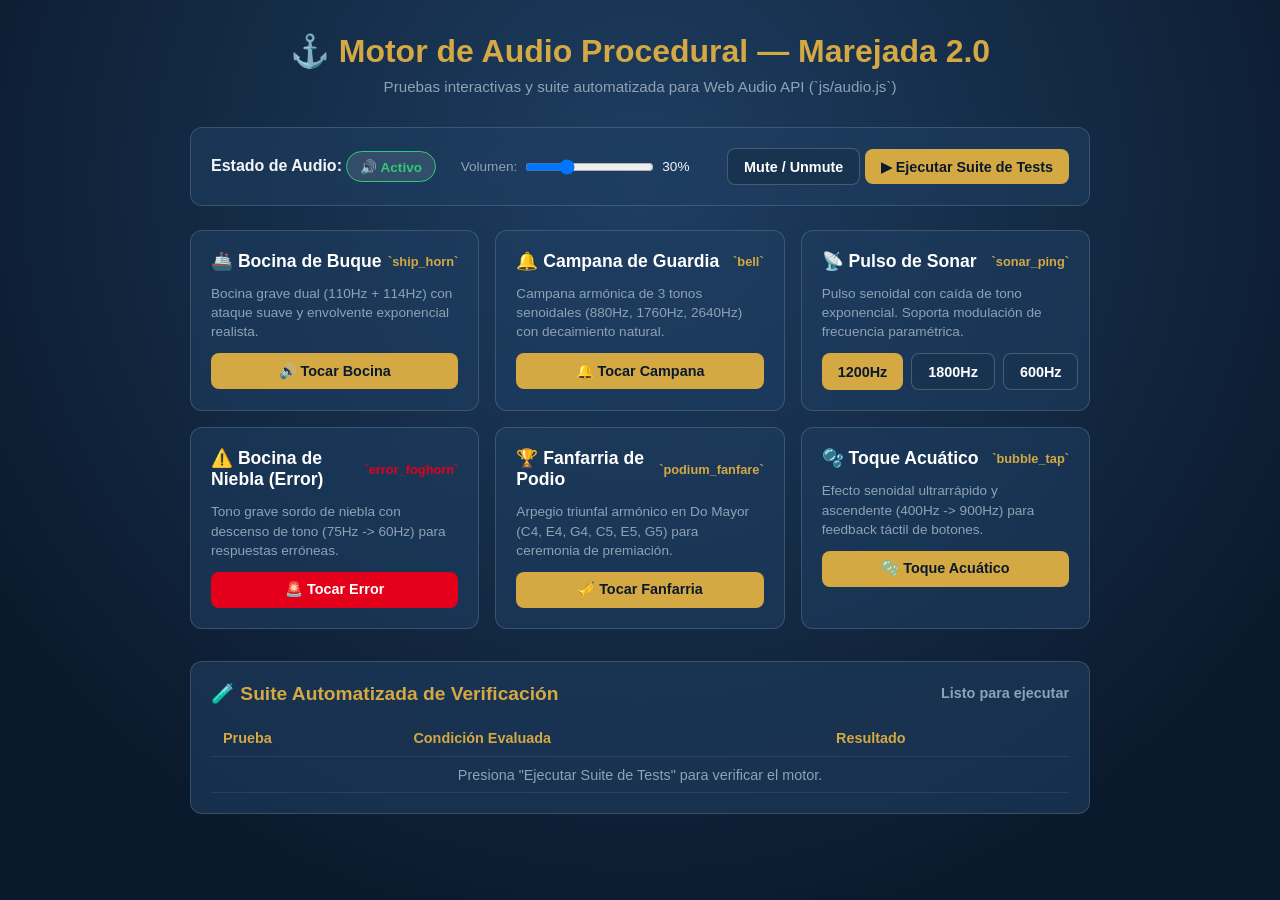
<file: tests/audio-test.html>
<!DOCTYPE html>
<html lang="es">
<head>
  <meta charset="UTF-8">
  <meta name="viewport" content="width=device-width, initial-scale=1.0">
  <title>Marejada 2.0 — Web Audio API Sound Engine Test</title>
  <style>
    :root {
      --bg: #0B192C;
      --card-bg: rgba(30, 62, 98, 0.6);
      --card-border: rgba(255, 255, 255, 0.15);
      --accent: #D4A843;
      --accent-red: #E4001A;
      --text: #F4F6F8;
      --text-muted: #8FA2B6;
      --success: #2ECC71;
      --fail: #E74C3C;
    }
    * { box-sizing: border-box; margin: 0; padding: 0; font-family: -apple-system, BlinkMacSystemFont, "Segoe UI", Roboto, sans-serif; }
    body {
      background: radial-gradient(circle at 50% 20%, #1E3E62 0%, #0B192C 80%);
      color: var(--text);
      min-height: 100vh;
      padding: 2rem 1rem;
      display: flex;
      flex-direction: column;
      align-items: center;
    }
    .container {
      max-width: 900px;
      width: 100%;
    }
    header {
      text-align: center;
      margin-bottom: 2rem;
    }
    h1 {
      font-size: 2rem;
      color: var(--accent);
      margin-bottom: 0.5rem;
      display: flex;
      align-items: center;
      justify-content: center;
      gap: 0.5rem;
    }
    p.subtitle {
      color: var(--text-muted);
      font-size: 0.95rem;
    }
    .control-panel {
      background: var(--card-bg);
      border: 1px solid var(--card-border);
      border-radius: 12px;
      padding: 1.25rem;
      margin-bottom: 1.5rem;
      backdrop-filter: blur(10px);
      display: flex;
      flex-wrap: wrap;
      gap: 1rem;
      align-items: center;
      justify-content: space-between;
    }
    .status-badge {
      display: inline-flex;
      align-items: center;
      gap: 0.4rem;
      padding: 0.4rem 0.8rem;
      border-radius: 999px;
      font-size: 0.85rem;
      font-weight: bold;
      background: rgba(255, 255, 255, 0.1);
    }
    .status-badge.active { color: var(--success); border: 1px solid var(--success); }
    .status-badge.muted { color: var(--fail); border: 1px solid var(--fail); }
    .grid {
      display: grid;
      grid-template-columns: repeat(auto-fit, minmax(250px, 1fr));
      gap: 1rem;
      margin-bottom: 2rem;
    }
    .sound-card {
      background: var(--card-bg);
      border: 1px solid var(--card-border);
      border-radius: 12px;
      padding: 1.25rem;
      backdrop-filter: blur(10px);
      display: flex;
      flex-direction: column;
      gap: 0.75rem;
      transition: transform 0.15s ease, border-color 0.15s ease;
    }
    .sound-card:hover {
      transform: translateY(-2px);
      border-color: var(--accent);
    }
    .sound-title {
      font-size: 1.1rem;
      font-weight: bold;
      color: #FFF;
      display: flex;
      align-items: center;
      justify-content: space-between;
    }
    .sound-desc {
      font-size: 0.85rem;
      color: var(--text-muted);
      line-height: 1.4;
    }
    button.btn {
      background: #183350;
      color: #FFF;
      border: 1px solid rgba(255, 255, 255, 0.2);
      border-radius: 8px;
      padding: 0.6rem 1rem;
      font-size: 0.9rem;
      font-weight: bold;
      cursor: pointer;
      display: inline-flex;
      align-items: center;
      justify-content: center;
      gap: 0.4rem;
      transition: background 0.15s ease, transform 0.05s ease;
    }
    button.btn:hover { background: #23486F; border-color: var(--accent); }
    button.btn:active { transform: scale(0.97); }
    button.btn-accent { background: var(--accent); color: #0B192C; border: none; }
    button.btn-accent:hover { background: #E5B954; }
    button.btn-red { background: var(--accent-red); color: #FFF; border: none; }
    button.btn-red:hover { background: #FF1A35; }
    
    .test-results {
      background: var(--card-bg);
      border: 1px solid var(--card-border);
      border-radius: 12px;
      padding: 1.25rem;
      margin-top: 1.5rem;
      width: 100%;
    }
    .test-table {
      width: 100%;
      border-collapse: collapse;
      margin-top: 1rem;
      font-size: 0.9rem;
    }
    .test-table th, .test-table td {
      padding: 0.6rem 0.75rem;
      text-align: left;
      border-bottom: 1px solid rgba(255, 255, 255, 0.08);
    }
    .test-table th { color: var(--accent); font-weight: bold; }
    .badge-pass { color: var(--success); font-weight: bold; }
    .badge-fail { color: var(--fail); font-weight: bold; }
  </style>
</head>
<body>
  <div class="container">
    <header>
      <h1>⚓ Motor de Audio Procedural — Marejada 2.0</h1>
      <p class="subtitle">Pruebas interactivas y suite automatizada para Web Audio API (`js/audio.js`)</p>
    </header>

    <div class="control-panel">
      <div>
        <strong>Estado de Audio: </strong>
        <span id="muteStatus" class="status-badge active">🔊 Activo</span>
      </div>
      <div style="display: flex; gap: 0.5rem; align-items: center;">
        <label for="volRange" style="font-size: 0.85rem; color: var(--text-muted);">Volumen:</label>
        <input type="range" id="volRange" min="0" max="1" step="0.05" value="0.3" oninput="updateVolume(this.value)">
        <span id="volVal" style="font-size: 0.85rem; min-width: 2.5rem;">30%</span>
      </div>
      <div>
        <button id="btnToggleMute" class="btn" onclick="toggleMute()">Mute / Unmute</button>
        <button class="btn btn-accent" onclick="runAutomatedTests()">▶ Ejecutar Suite de Tests</button>
      </div>
    </div>

    <div class="grid">
      <!-- 1. Ship Horn -->
      <div class="sound-card">
        <div class="sound-title">
          <span>🚢 Bocina de Buque</span>
          <span style="font-size: 0.8rem; color: var(--accent);">`ship_horn`</span>
        </div>
        <p class="sound-desc">Bocina grave dual (110Hz + 114Hz) con ataque suave y envolvente exponencial realista.</p>
        <button class="btn btn-accent" onclick="AudioFX.play('ship_horn')">🔊 Tocar Bocina</button>
      </div>

      <!-- 2. Bell -->
      <div class="sound-card">
        <div class="sound-title">
          <span>🔔 Campana de Guardia</span>
          <span style="font-size: 0.8rem; color: var(--accent);">`bell`</span>
        </div>
        <p class="sound-desc">Campana armónica de 3 tonos senoidales (880Hz, 1760Hz, 2640Hz) con decaimiento natural.</p>
        <button class="btn btn-accent" onclick="AudioFX.play('bell')">🔔 Tocar Campana</button>
      </div>

      <!-- 3. Sonar Ping -->
      <div class="sound-card">
        <div class="sound-title">
          <span>📡 Pulso de Sonar</span>
          <span style="font-size: 0.8rem; color: var(--accent);">`sonar_ping`</span>
        </div>
        <p class="sound-desc">Pulso senoidal con caída de tono exponencial. Soporta modulación de frecuencia paramétrica.</p>
        <div style="display: flex; gap: 0.5rem;">
          <button class="btn btn-accent" style="flex: 1;" onclick="AudioFX.play('sonar_ping')">1200Hz</button>
          <button class="btn" style="flex: 1;" onclick="AudioFX.play('sonar_ping', 1800)">1800Hz</button>
          <button class="btn" style="flex: 1;" onclick="AudioFX.play('sonar_ping', 600)">600Hz</button>
        </div>
      </div>

      <!-- 4. Error Foghorn -->
      <div class="sound-card">
        <div class="sound-title">
          <span>⚠️ Bocina de Niebla (Error)</span>
          <span style="font-size: 0.8rem; color: var(--accent-red);">`error_foghorn`</span>
        </div>
        <p class="sound-desc">Tono grave sordo de niebla con descenso de tono (75Hz -> 60Hz) para respuestas erróneas.</p>
        <button class="btn btn-red" onclick="AudioFX.play('error_foghorn')">🚨 Tocar Error</button>
      </div>

      <!-- 5. Podium Fanfare -->
      <div class="sound-card">
        <div class="sound-title">
          <span>🏆 Fanfarria de Podio</span>
          <span style="font-size: 0.8rem; color: var(--accent);">`podium_fanfare`</span>
        </div>
        <p class="sound-desc">Arpegio triunfal armónico en Do Mayor (C4, E4, G4, C5, E5, G5) para ceremonia de premiación.</p>
        <button class="btn btn-accent" onclick="AudioFX.play('podium_fanfare')">🎺 Tocar Fanfarria</button>
      </div>

      <!-- 6. Bubble Tap -->
      <div class="sound-card">
        <div class="sound-title">
          <span>🫧 Toque Acuático</span>
          <span style="font-size: 0.8rem; color: var(--accent);">`bubble_tap`</span>
        </div>
        <p class="sound-desc">Efecto senoidal ultrarrápido y ascendente (400Hz -> 900Hz) para feedback táctil de botones.</p>
        <button class="btn btn-accent" onclick="AudioFX.play('bubble_tap')">🫧 Toque Acuático</button>
      </div>
    </div>

    <!-- Automated Test Results Section -->
    <div class="test-results">
      <div style="display: flex; justify-content: space-between; align-items: center;">
        <h2 style="font-size: 1.2rem; color: var(--accent);">🧪 Suite Automatizada de Verificación</h2>
        <span id="testSummaryBadge" style="font-size: 0.9rem; font-weight: bold; color: var(--text-muted);">Listo para ejecutar</span>
      </div>
      <table class="test-table">
        <thead>
          <tr>
            <th>Prueba</th>
            <th>Condición Evaluada</th>
            <th>Resultado</th>
          </tr>
        </thead>
        <tbody id="testTableBody">
          <tr><td colspan="3" style="text-align: center; color: var(--text-muted);">Presiona "Ejecutar Suite de Tests" para verificar el motor.</td></tr>
        </tbody>
      </table>
    </div>
  </div>

  <script src="../js/audio.js"></script>
  <script>
    function updateMuteBadge() {
      const isMuted = window.AudioFX ? window.AudioFX.isMuted() : false;
      const el = document.getElementById('muteStatus');
      if (isMuted) {
        el.className = 'status-badge muted';
        el.textContent = '🔇 Silenciado';
      } else {
        el.className = 'status-badge active';
        el.textContent = '🔊 Activo';
      }
    }

    function toggleMute() {
      if (window.AudioFX) {
        window.AudioFX.toggleMute();
        updateMuteBadge();
      }
    }

    function updateVolume(val) {
      const num = parseFloat(val);
      if (window.AudioFX) {
        window.AudioFX.setVolume(num);
      }
      document.getElementById('volVal').textContent = Math.round(num * 100) + '%';
    }

    document.addEventListener('DOMContentLoaded', () => {
      updateMuteBadge();
    });

    // Suite Automatizada
    function runAutomatedTests() {
      const results = [];

      function assert(name, condition, details) {
        results.push({ name, condition: !!condition, details });
      }

      // Test 1: AudioFX exists
      assert('AudioFX Global API', typeof window.AudioFX === 'object' && window.AudioFX !== null, 'window.AudioFX está definido');

      // Test 2: Required methods exist
      const methods = ['init', 'play', 'toggleMute', 'isMuted', 'setVolume'];
      const methodsOk = methods.every(m => typeof window.AudioFX[m] === 'function');
      assert('API Methods', methodsOk, 'Todos los métodos requeridos están implementados: ' + methods.join(', '));

      // Test 3: AudioContext initialization
      try {
        window.AudioFX.init();
        assert('AudioContext Init', true, 'init() se ejecuta sin errores');
      } catch (e) {
        assert('AudioContext Init', false, e.message);
      }

      // Test 4: Mute toggle & persistence
      const originalMute = window.AudioFX.isMuted();
      const toggled1 = window.AudioFX.toggleMute();
      const storedVal1 = localStorage.getItem('marejada_sound_muted');
      const toggled2 = window.AudioFX.toggleMute();
      const storedVal2 = localStorage.getItem('marejada_sound_muted');
      assert('Mute Toggle & Storage', toggled1 !== originalMute && toggled2 === originalMute && storedVal2 === (originalMute ? 'true' : 'false'), 'toggleMute() alterna el estado y sincroniza localStorage');

      // Test 5: Volume clamping
      try {
        window.AudioFX.setVolume(1.5);
        window.AudioFX.setVolume(-0.5);
        window.AudioFX.setVolume(0.5);
        assert('Volume Clamping', true, 'setVolume() procesa y ajusta rangos sin error');
      } catch (e) {
        assert('Volume Clamping', false, e.message);
      }

      // Test 6: Synthesizer execution without exceptions
      const soundNames = ['ship_horn', 'bell', 'sonar_ping', 'error_foghorn', 'podium_fanfare', 'bubble_tap'];
      let soundsOk = true;
      let soundErrors = [];
      soundNames.forEach(s => {
        try {
          window.AudioFX.play(s);
        } catch (e) {
          soundsOk = false;
          soundErrors.push(`${s}: ${e.message}`);
        }
      });
      assert('Sound Generators', soundsOk, soundsOk ? 'Todos los 6 sintetizadores se ejecutaron sin lanzar excepciones' : soundErrors.join('; '));

      // Render Results Table
      const tbody = document.getElementById('testTableBody');
      tbody.innerHTML = '';
      let allPass = true;
      results.forEach(r => {
        if (!r.condition) allPass = false;
        const row = document.createElement('tr');
        row.innerHTML = `
          <td><strong>${r.name}</strong></td>
          <td>${r.details}</td>
          <td><span class="${r.condition ? 'badge-pass' : 'badge-fail'}">${r.condition ? '✔ PASS' : '✘ FAIL'}</span></td>
        `;
        tbody.appendChild(row);
      });

      const summaryBadge = document.getElementById('testSummaryBadge');
      if (allPass) {
        summaryBadge.innerHTML = '<span style="color: var(--success);">✔ ' + results.length + '/' + results.length + ' Tests Pasaron con Éxito</span>';
      } else {
        summaryBadge.innerHTML = '<span style="color: var(--fail);">✘ Fallos detectados</span>';
      }
    }
  </script>
</body>
</html>
</file>
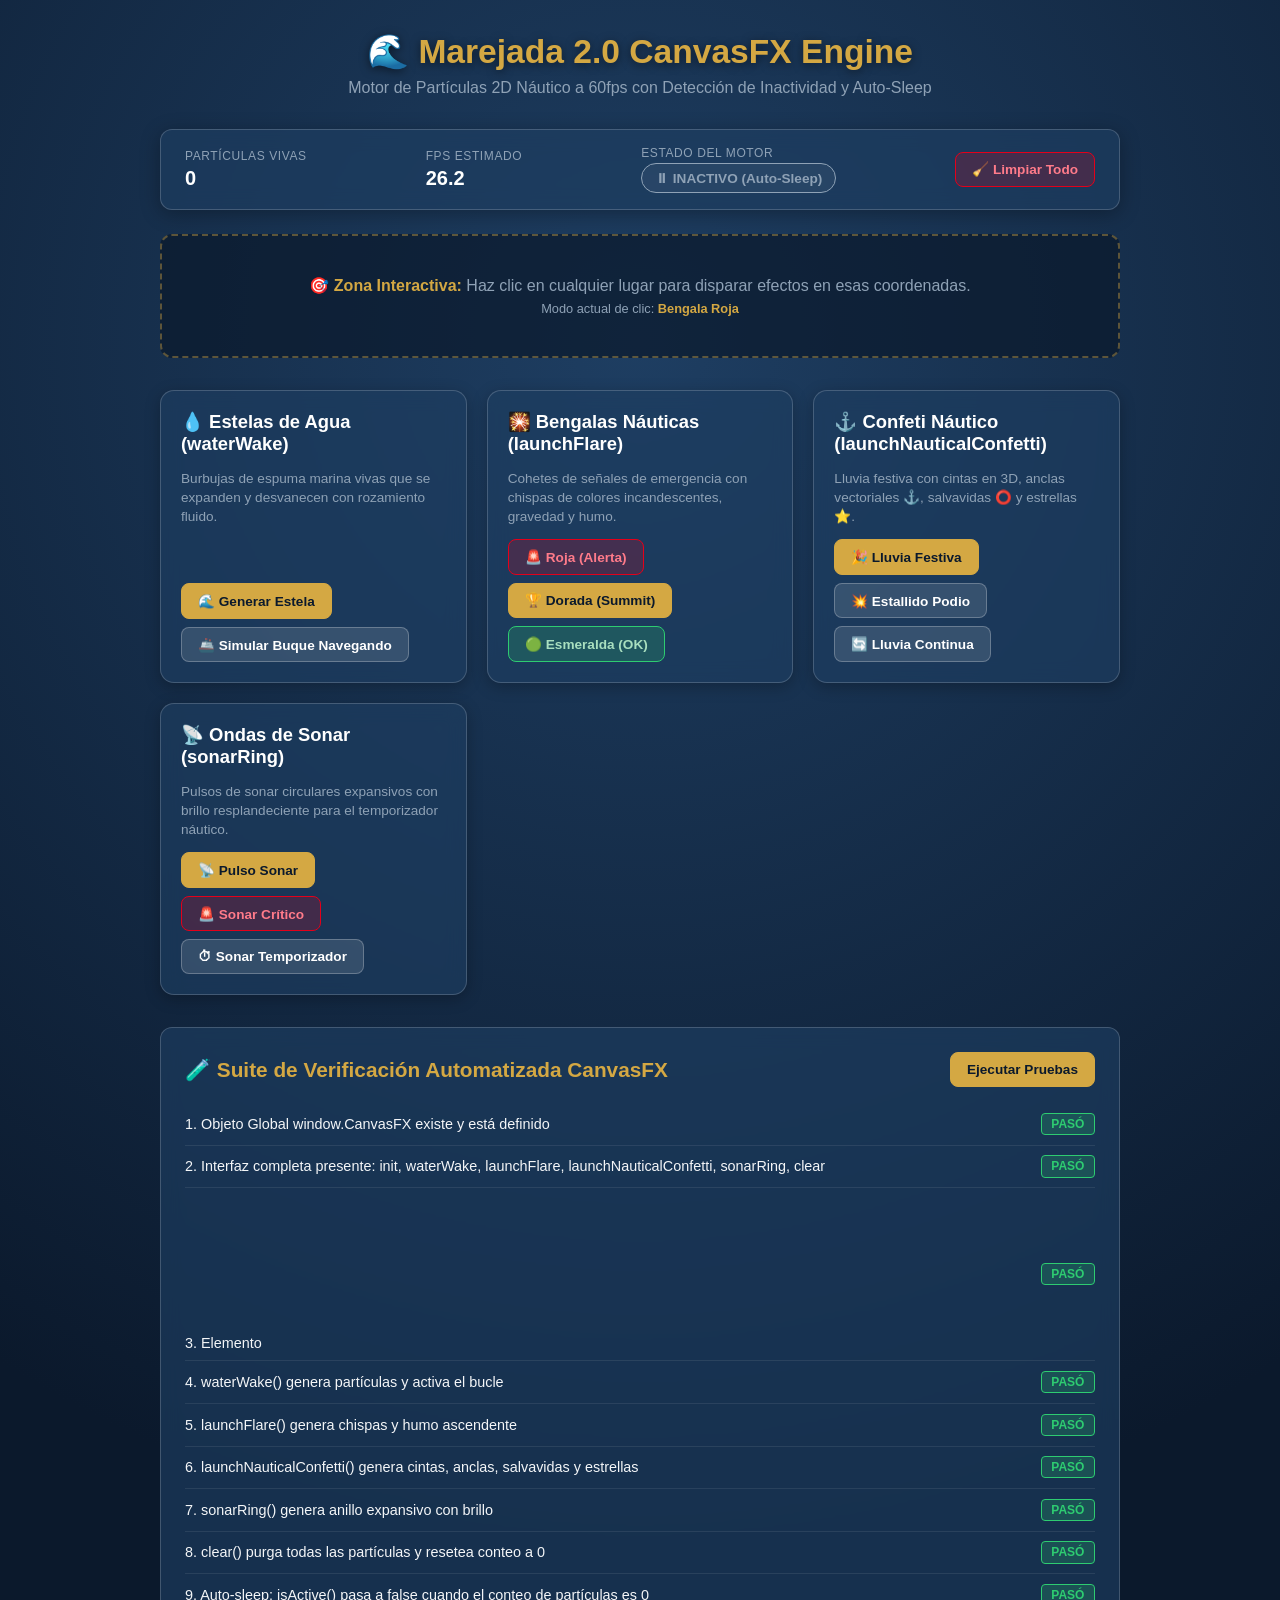
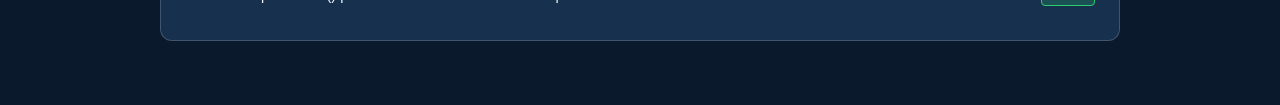
<file: tests/canvas-fx-test.html>
<!DOCTYPE html>
<html lang="es">
<head>
  <meta charset="UTF-8">
  <meta name="viewport" content="width=device-width, initial-scale=1.0">
  <title>Marejada 2.0 — CanvasFX Particle & Visual Effects Engine Test</title>
  <style>
    :root {
      --bg: #0B192C;
      --card-bg: rgba(30, 62, 98, 0.65);
      --card-border: rgba(255, 255, 255, 0.18);
      --accent: #D4A843;
      --accent-red: #E4001A;
      --accent-blue: #3498DB;
      --accent-green: #2ECC71;
      --text: #F4F6F8;
      --text-muted: #8FA2B6;
      --success: #2ECC71;
      --fail: #E74C3C;
    }
    * { box-sizing: border-box; margin: 0; padding: 0; font-family: -apple-system, BlinkMacSystemFont, "Segoe UI", Roboto, sans-serif; }
    body {
      background: radial-gradient(circle at 50% 20%, #1E3E62 0%, #0B192C 80%);
      color: var(--text);
      min-height: 100vh;
      padding: 2rem 1rem;
      display: flex;
      flex-direction: column;
      align-items: center;
      overflow-x: hidden;
    }
    .container {
      max-width: 960px;
      width: 100%;
      z-index: 10;
    }
    header {
      text-align: center;
      margin-bottom: 2rem;
    }
    h1 {
      font-size: 2.1rem;
      color: var(--accent);
      margin-bottom: 0.5rem;
      display: flex;
      align-items: center;
      justify-content: center;
      gap: 0.6rem;
      text-shadow: 0 2px 10px rgba(0,0,0,0.5);
    }
    p.subtitle {
      color: var(--text-muted);
      font-size: 1rem;
    }
    .stats-bar {
      background: var(--card-bg);
      border: 1px solid var(--card-border);
      border-radius: 12px;
      padding: 1rem 1.5rem;
      margin-bottom: 1.5rem;
      backdrop-filter: blur(10px);
      display: flex;
      flex-wrap: wrap;
      gap: 1.5rem;
      align-items: center;
      justify-content: space-between;
      box-shadow: 0 4px 20px rgba(0,0,0,0.3);
    }
    .stat-item {
      display: flex;
      flex-direction: column;
      gap: 0.2rem;
    }
    .stat-label {
      font-size: 0.75rem;
      text-transform: uppercase;
      letter-spacing: 0.05em;
      color: var(--text-muted);
    }
    .stat-value {
      font-size: 1.25rem;
      font-weight: bold;
      color: #FFF;
    }
    .status-badge {
      display: inline-flex;
      align-items: center;
      gap: 0.4rem;
      padding: 0.4rem 0.8rem;
      border-radius: 999px;
      font-size: 0.85rem;
      font-weight: bold;
    }
    .status-badge.active { color: var(--success); border: 1px solid var(--success); background: rgba(46, 204, 113, 0.15); }
    .status-badge.sleeping { color: var(--text-muted); border: 1px solid var(--text-muted); background: rgba(255, 255, 255, 0.05); }

    .grid {
      display: grid;
      grid-template-columns: repeat(auto-fit, minmax(280px, 1fr));
      gap: 1.25rem;
      margin-bottom: 2rem;
    }
    .fx-card {
      background: var(--card-bg);
      border: 1px solid var(--card-border);
      border-radius: 14px;
      padding: 1.25rem;
      backdrop-filter: blur(10px);
      display: flex;
      flex-direction: column;
      gap: 0.85rem;
      box-shadow: 0 4px 15px rgba(0,0,0,0.25);
      transition: transform 0.2s ease, border-color 0.2s ease;
    }
    .fx-card:hover {
      transform: translateY(-2px);
      border-color: var(--accent);
    }
    .fx-title {
      font-size: 1.15rem;
      font-weight: bold;
      color: #FFF;
      display: flex;
      align-items: center;
      gap: 0.5rem;
    }
    .fx-desc {
      font-size: 0.85rem;
      color: var(--text-muted);
      line-height: 1.4;
      flex-grow: 1;
    }
    .btn-group {
      display: flex;
      flex-wrap: wrap;
      gap: 0.5rem;
    }
    button {
      background: rgba(255, 255, 255, 0.12);
      border: 1px solid rgba(255, 255, 255, 0.25);
      color: #FFF;
      padding: 0.55rem 1rem;
      border-radius: 8px;
      font-weight: 600;
      font-size: 0.85rem;
      cursor: pointer;
      display: inline-flex;
      align-items: center;
      gap: 0.4rem;
      transition: all 0.15s ease;
    }
    button:hover {
      background: rgba(255, 255, 255, 0.22);
      border-color: var(--accent);
      transform: translateY(-1px);
    }
    button:active {
      transform: translateY(0);
    }
    button.primary {
      background: var(--accent);
      color: #0B192C;
      border-color: var(--accent);
    }
    button.primary:hover {
      background: #E5B955;
    }
    button.danger {
      background: rgba(228, 0, 26, 0.2);
      border-color: var(--accent-red);
      color: #FF7B8A;
    }
    button.danger:hover {
      background: var(--accent-red);
      color: #FFF;
    }
    button.emerald {
      background: rgba(46, 204, 113, 0.2);
      border-color: var(--accent-green);
      color: #A9DFBF;
    }
    button.emerald:hover {
      background: var(--accent-green);
      color: #0B192C;
    }

    .interactive-zone {
      background: rgba(11, 25, 44, 0.7);
      border: 2px dashed rgba(212, 168, 67, 0.4);
      border-radius: 12px;
      padding: 2.5rem 1rem;
      text-align: center;
      margin-bottom: 2rem;
      cursor: crosshair;
      position: relative;
      user-select: none;
      transition: border-color 0.2s;
    }
    .interactive-zone:hover {
      border-color: var(--accent);
    }
    .interactive-zone p {
      font-size: 1rem;
      color: var(--text-muted);
    }
    .interactive-zone strong {
      color: var(--accent);
    }

    .test-suite {
      background: var(--card-bg);
      border: 1px solid var(--card-border);
      border-radius: 12px;
      padding: 1.5rem;
      backdrop-filter: blur(10px);
      margin-bottom: 2rem;
    }
    .test-suite h2 {
      font-size: 1.3rem;
      color: var(--accent);
      margin-bottom: 1rem;
      display: flex;
      justify-content: space-between;
      align-items: center;
    }
    .test-item {
      display: flex;
      justify-content: space-between;
      align-items: center;
      padding: 0.6rem 0;
      border-bottom: 1px solid rgba(255, 255, 255, 0.08);
      font-size: 0.9rem;
    }
    .test-item:last-child {
      border-bottom: none;
    }
    .badge {
      padding: 0.2rem 0.6rem;
      border-radius: 4px;
      font-size: 0.75rem;
      font-weight: bold;
    }
    .badge.pass { background: rgba(46, 204, 113, 0.2); color: var(--success); border: 1px solid var(--success); }
    .badge.fail { background: rgba(231, 76, 60, 0.2); color: var(--fail); border: 1px solid var(--fail); }

    /* Simulated ship sailing across */
    #simulatedShip {
      position: fixed;
      width: 40px;
      height: 40px;
      pointer-events: none;
      z-index: 100;
      display: none;
      transform: translate(-50%, -50%);
    }
  </style>
</head>
<body>
  <!-- Virtual ship for wake simulation -->
  <div id="simulatedShip">
    <svg viewBox="0 0 48 48" width="40" height="40">
      <path d="M6 34 L12 42 L36 42 L42 34 Z" fill="#D4A843" stroke="#FFF" stroke-width="1.5"/>
      <path d="M16 34 L16 16 L24 22 L24 34 Z" fill="#FFF"/>
      <path d="M26 34 L26 10 L38 20 L38 34 Z" fill="#E4001A"/>
    </svg>
  </div>

  <div class="container">
    <header>
      <h1>🌊 Marejada 2.0 CanvasFX Engine</h1>
      <p class="subtitle">Motor de Partículas 2D Náutico a 60fps con Detección de Inactividad y Auto-Sleep</p>
    </header>

    <div class="stats-bar">
      <div class="stat-item">
        <span class="stat-label">Partículas Vivas</span>
        <span class="stat-value" id="valParticles">0</span>
      </div>
      <div class="stat-item">
        <span class="stat-label">FPS Estimado</span>
        <span class="stat-value" id="valFPS">60.0</span>
      </div>
      <div class="stat-item">
        <span class="stat-label">Estado del Motor</span>
        <span class="status-badge sleeping" id="badgeEngineState">⏸ INACTIVO (Auto-Sleep)</span>
      </div>
      <div class="btn-group">
        <button class="danger" onclick="CanvasFX.clear()">🧹 Limpiar Todo</button>
      </div>
    </div>

    <div class="interactive-zone" id="clickZone" onclick="handleZoneClick(event)">
      <p>🎯 <strong>Zona Interactiva:</strong> Haz clic en cualquier lugar para disparar efectos en esas coordenadas.</p>
      <p style="font-size: 0.8rem; margin-top: 0.4rem; color: #8FA2B6;">
        Modo actual de clic: <span id="currentClickMode" style="color: var(--accent); font-weight: bold;">Bengala Roja</span>
      </p>
    </div>

    <div class="grid">
      <!-- Water Wake -->
      <div class="fx-card">
        <div class="fx-title">💧 Estelas de Agua (waterWake)</div>
        <div class="fx-desc">Burbujas de espuma marina vivas que se expanden y desvanecen con rozamiento fluido.</div>
        <div class="btn-group">
          <button class="primary" onclick="triggerWake()">🌊 Generar Estela</button>
          <button id="btnShipSim" onclick="toggleShipSimulation()">🚢 Simular Buque Navegando</button>
        </div>
      </div>

      <!-- Signal Flares -->
      <div class="fx-card">
        <div class="fx-title">🎇 Bengalas Náuticas (launchFlare)</div>
        <div class="fx-desc">Cohetes de señales de emergencia con chispas de colores incandescentes, gravedad y humo.</div>
        <div class="btn-group">
          <button class="danger" onclick="CanvasFX.launchFlare(undefined, undefined, '#E4001A')">🚨 Roja (Alerta)</button>
          <button class="primary" onclick="CanvasFX.launchFlare(undefined, undefined, '#D4A843')">🏆 Dorada (Summit)</button>
          <button class="emerald" onclick="CanvasFX.launchFlare(undefined, undefined, '#2ECC71')">🟢 Esmeralda (OK)</button>
        </div>
      </div>

      <!-- Nautical Confetti -->
      <div class="fx-card">
        <div class="fx-title">⚓ Confeti Náutico (launchNauticalConfetti)</div>
        <div class="fx-desc">Lluvia festiva con cintas en 3D, anclas vectoriales ⚓, salvavidas ⭕ y estrellas ⭐.</div>
        <div class="btn-group">
          <button class="primary" onclick="CanvasFX.launchNauticalConfetti()">🎉 Lluvia Festiva</button>
          <button onclick="CanvasFX.launchNauticalConfetti({ burst: true, originX: window.innerWidth/2, originY: window.innerHeight/2 })">💥 Estallido Podio</button>
          <button id="btnConfettiLoop" onclick="toggleConfettiLoop()">🔄 Lluvia Continua</button>
        </div>
      </div>

      <!-- Sonar Waves -->
      <div class="fx-card">
        <div class="fx-title">📡 Ondas de Sonar (sonarRing)</div>
        <div class="fx-desc">Pulsos de sonar circulares expansivos con brillo resplandeciente para el temporizador náutico.</div>
        <div class="btn-group">
          <button class="primary" onclick="CanvasFX.sonarRing()">📡 Pulso Sonar</button>
          <button class="danger" onclick="CanvasFX.sonarRing(undefined, undefined, '#E4001A')">🚨 Sonar Crítico</button>
          <button id="btnSonarLoop" onclick="toggleSonarLoop()">⏱ Sonar Temporizador</button>
        </div>
      </div>
    </div>

    <!-- Automated Unit/Integration Test Suite -->
    <div class="test-suite">
      <h2>
        <span>🧪 Suite de Verificación Automatizada CanvasFX</span>
        <button class="primary" onclick="runAutomatedTests()">Ejecutar Pruebas</button>
      </h2>
      <div id="testResultsList">
        <div class="test-item"><span>Cargando pruebas...</span></div>
      </div>
    </div>
  </div>

  <!-- Include Canvas FX Engine -->
  <script src="../js/canvas-fx.js"></script>

  <script>
    // Variables de control de simulación
    let shipInterval = null;
    let confettiInterval = null;
    let sonarInterval = null;
    let currentClickMode = 'flare_red';
    let lastFrameTime = performance.now();
    let frameCount = 0;
    let currentFPS = 60;

    // Inicializar CanvasFX
    CanvasFX.init();

    // Actualizador de telemetría e interfaz
    function updateStats() {
      const pCount = CanvasFX.getParticleCount();
      const isActive = CanvasFX.isActive();

      document.getElementById('valParticles').innerText = pCount;

      const badge = document.getElementById('badgeEngineState');
      if (isActive) {
        badge.className = 'status-badge active';
        badge.innerText = '⚡ ACTIVO (60 FPS)';
      } else {
        badge.className = 'status-badge sleeping';
        badge.innerText = '⏸ INACTIVO (Auto-Sleep)';
      }

      // Cálculo de FPS
      frameCount++;
      const now = performance.now();
      if (now - lastFrameTime >= 500) {
        currentFPS = (frameCount * 1000) / (now - lastFrameTime);
        document.getElementById('valFPS').innerText = currentFPS.toFixed(1);
        frameCount = 0;
        lastFrameTime = now;
      }

      requestAnimationFrame(updateStats);
    }
    requestAnimationFrame(updateStats);

    function triggerWake() {
      const centerX = window.innerWidth / 2;
      const centerY = window.innerHeight / 2;
      for (let i = 0; i < 5; i++) {
        setTimeout(() => {
          CanvasFX.waterWake(centerX + (i * 20) - 40, centerY, 2, 0);
        }, i * 60);
      }
    }

    function toggleShipSimulation() {
      const shipEl = document.getElementById('simulatedShip');
      const btn = document.getElementById('btnShipSim');

      if (shipInterval) {
        clearInterval(shipInterval);
        shipInterval = null;
        shipEl.style.display = 'none';
        btn.innerText = '🚢 Simular Buque Navegando';
        btn.classList.remove('danger');
      } else {
        shipEl.style.display = 'block';
        btn.innerText = '⏹ Detener Navegación';
        btn.classList.add('danger');

        let shipX = 50;
        let shipY = window.innerHeight * 0.4;
        let angle = 0;

        shipInterval = setInterval(() => {
          shipX += 3.5;
          angle += 0.05;
          shipY = (window.innerHeight * 0.4) + Math.sin(angle) * 35;

          if (shipX > window.innerWidth + 50) {
            shipX = -50;
          }

          shipEl.style.left = shipX + 'px';
          shipEl.style.top = shipY + 'px';
          shipEl.style.transform = `translate(-50%, -50%) rotate(${Math.cos(angle) * 10}deg)`;

          CanvasFX.waterWake(shipX - 18, shipY + 10, -2, Math.cos(angle));
        }, 30);
      }
    }

    function toggleConfettiLoop() {
      const btn = document.getElementById('btnConfettiLoop');
      if (confettiInterval) {
        clearInterval(confettiInterval);
        confettiInterval = null;
        btn.innerText = '🔄 Lluvia Continua';
        btn.classList.remove('danger');
      } else {
        btn.innerText = '⏹ Detener Lluvia';
        btn.classList.add('danger');
        CanvasFX.launchNauticalConfetti({ count: 50 });
        confettiInterval = setInterval(() => {
          CanvasFX.launchNauticalConfetti({ count: 25 });
        }, 400);
      }
    }

    function toggleSonarLoop() {
      const btn = document.getElementById('btnSonarLoop');
      if (sonarInterval) {
        clearInterval(sonarInterval);
        sonarInterval = null;
        btn.innerText = '⏱ Sonar Temporizador';
        btn.classList.remove('danger');
      } else {
        btn.innerText = '⏹ Detener Sonar';
        btn.classList.add('danger');
        CanvasFX.sonarRing(window.innerWidth / 2, window.innerHeight / 2, '#D4A843');
        sonarInterval = setInterval(() => {
          CanvasFX.sonarRing(window.innerWidth / 2, window.innerHeight / 2, '#D4A843');
        }, 1000);
      }
    }

    function handleZoneClick(e) {
      const rect = e.currentTarget.getBoundingClientRect();
      const x = e.clientX;
      const y = e.clientY;

      CanvasFX.launchFlare(x, y, '#E4001A');
      CanvasFX.sonarRing(x, y, 'rgba(212, 168, 67, 0.7)');
    }

    // Suite de Pruebas Automatizada
    function runAutomatedTests() {
      const resultsContainer = document.getElementById('testResultsList');
      resultsContainer.innerHTML = '';

      const tests = [
        {
          name: '1. Objeto Global window.CanvasFX existe y está definido',
          run: () => typeof window.CanvasFX === 'object' && window.CanvasFX !== null
        },
        {
          name: '2. Interfaz completa presente: init, waterWake, launchFlare, launchNauticalConfetti, sonarRing, clear',
          run: () => {
            const fns = ['init', 'waterWake', 'launchFlare', 'launchNauticalConfetti', 'sonarRing', 'clear', 'getParticleCount', 'isActive', 'destroy'];
            return fns.every(fn => typeof window.CanvasFX[fn] === 'function');
          }
        },
        {
          name: '3. Elemento <canvas id="marejadaCanvasFX"> inyectado con pointer-events: none y z-index: 99',
          run: () => {
            CanvasFX.init();
            const canvasEl = document.getElementById('marejadaCanvasFX');
            if (!canvasEl) return false;
            return canvasEl.style.pointerEvents === 'none' && canvasEl.style.zIndex === '99';
          }
        },
        {
          name: '4. waterWake() genera partículas y activa el bucle',
          run: () => {
            CanvasFX.clear();
            CanvasFX.waterWake(100, 100, 1, 0);
            return CanvasFX.getParticleCount() > 0 && CanvasFX.isActive();
          }
        },
        {
          name: '5. launchFlare() genera chispas y humo ascendente',
          run: () => {
            CanvasFX.clear();
            CanvasFX.launchFlare(200, 200, '#E4001A');
            return CanvasFX.getParticleCount() >= 30 && CanvasFX.isActive();
          }
        },
        {
          name: '6. launchNauticalConfetti() genera cintas, anclas, salvavidas y estrellas',
          run: () => {
            CanvasFX.clear();
            CanvasFX.launchNauticalConfetti({ count: 60 });
            return CanvasFX.getParticleCount() >= 50 && CanvasFX.isActive();
          }
        },
        {
          name: '7. sonarRing() genera anillo expansivo con brillo',
          run: () => {
            CanvasFX.clear();
            CanvasFX.sonarRing(300, 300, '#D4A843');
            return CanvasFX.getParticleCount() >= 1 && CanvasFX.isActive();
          }
        },
        {
          name: '8. clear() purga todas las partículas y resetea conteo a 0',
          run: () => {
            CanvasFX.launchNauticalConfetti();
            CanvasFX.clear();
            return CanvasFX.getParticleCount() === 0;
          }
        },
        {
          name: '9. Auto-sleep: isActive() pasa a false cuando el conteo de partículas es 0',
          run: () => {
            CanvasFX.clear();
            return CanvasFX.isActive() === false;
          }
        }
      ];

      let passedCount = 0;

      tests.forEach(t => {
        let pass = false;
        let err = '';
        try {
          pass = t.run();
        } catch (e) {
          err = e.message;
          pass = false;
        }

        if (pass) passedCount++;

        const item = document.createElement('div');
        item.className = 'test-item';
        item.innerHTML = `
          <span>${t.name} ${err ? `<small style="color: var(--fail)">(${err})</small>` : ''}</span>
          <span class="badge ${pass ? 'pass' : 'fail'}">${pass ? 'PASÓ' : 'FALLÓ'}</span>
        `;
        resultsContainer.appendChild(item);
      });

      // Limpiar al final de las pruebas
      CanvasFX.clear();
    }

    // Ejecutar pruebas al cargar
    window.addEventListener('DOMContentLoaded', () => {
      runAutomatedTests();
    });
  </script>
</body>
</html>
</file>
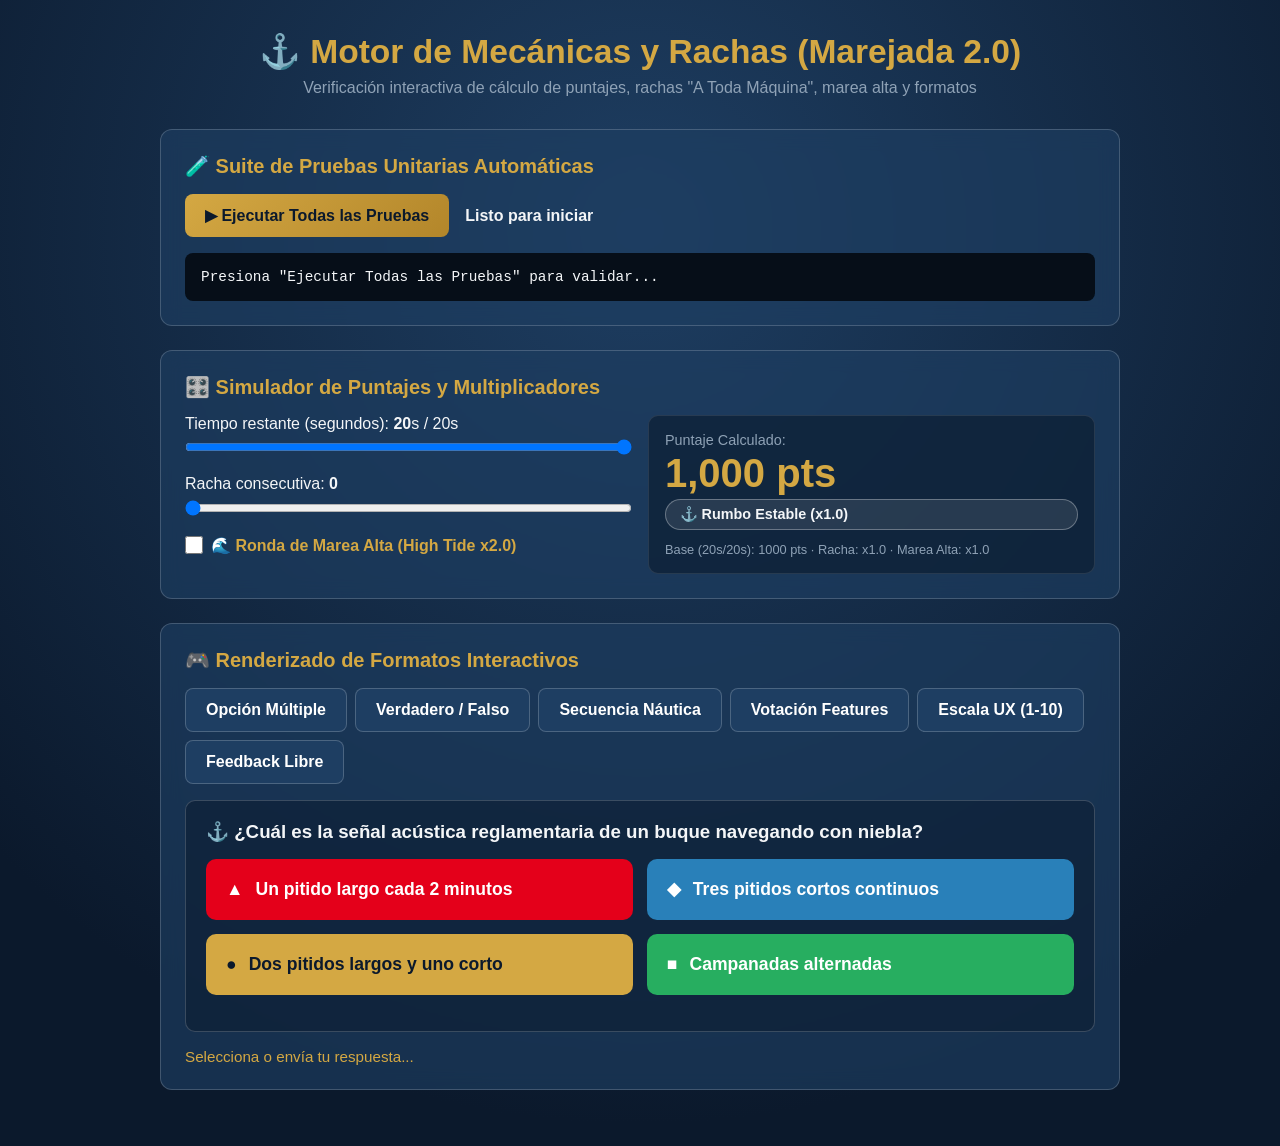
<file: tests/mechanics-test.html>
<!DOCTYPE html>
<html lang="es">
<head>
  <meta charset="UTF-8">
  <meta name="viewport" content="width=device-width, initial-scale=1.0">
  <title>Marejada 2.0 — Game Mechanics & Question Formats Test</title>
  <style>
    :root {
      --bg: #0B192C;
      --card-bg: rgba(30, 62, 98, 0.65);
      --card-border: rgba(255, 255, 255, 0.18);
      --accent: #D4A843;
      --accent-red: #E4001A;
      --accent-blue: #3498DB;
      --accent-green: #2ECC71;
      --text: #F4F6F8;
      --text-muted: #8FA2B6;
      --success: #2ECC71;
      --fail: #E74C3C;
    }
    * { box-sizing: border-box; margin: 0; padding: 0; font-family: -apple-system, BlinkMacSystemFont, "Segoe UI", Roboto, sans-serif; }
    body {
      background: radial-gradient(circle at 50% 20%, #1E3E62 0%, #0B192C 80%);
      color: var(--text);
      min-height: 100vh;
      padding: 2rem 1rem;
      display: flex;
      flex-direction: column;
      align-items: center;
    }
    .container {
      max-width: 960px;
      width: 100%;
    }
    header {
      text-align: center;
      margin-bottom: 2rem;
    }
    h1 {
      font-size: 2.1rem;
      color: var(--accent);
      margin-bottom: 0.5rem;
      display: flex;
      align-items: center;
      justify-content: center;
      gap: 0.6rem;
    }
    p.subtitle {
      color: var(--text-muted);
      font-size: 1rem;
    }
    .card {
      background: var(--card-bg);
      border: 1px solid var(--card-border);
      border-radius: 12px;
      padding: 1.5rem;
      margin-bottom: 1.5rem;
      backdrop-filter: blur(10px);
    }
    .card h2 {
      font-size: 1.25rem;
      color: var(--accent);
      margin-bottom: 1rem;
      display: flex;
      align-items: center;
      gap: 0.5rem;
    }
    .grid-2 {
      display: grid;
      grid-template-columns: repeat(auto-fit, minmax(280px, 1fr));
      gap: 1rem;
    }
    .btn {
      background: #1E3E62;
      color: #fff;
      border: 1px solid rgba(255,255,255,0.2);
      border-radius: 8px;
      padding: 0.75rem 1.25rem;
      font-size: 1rem;
      font-weight: 600;
      cursor: pointer;
      transition: all 0.2s ease;
      display: inline-flex;
      align-items: center;
      justify-content: center;
      gap: 0.5rem;
    }
    .btn:hover {
      background: #2b5687;
      transform: translateY(-2px);
      box-shadow: 0 4px 12px rgba(0,0,0,0.3);
    }
    .btn-gold {
      background: linear-gradient(135deg, #D4A843 0%, #B3862A 100%);
      color: #0B192C;
      border: none;
    }
    .btn-gold:hover {
      background: linear-gradient(135deg, #e6bc5a 0%, #c49432 100%);
    }
    .streak-badge {
      display: inline-flex;
      align-items: center;
      gap: 0.4rem;
      padding: 0.35rem 0.85rem;
      border-radius: 20px;
      font-weight: 700;
      font-size: 0.9rem;
      background: rgba(255,255,255,0.1);
      border: 1px solid rgba(255,255,255,0.2);
    }
    .streak-level-1 { border-color: rgba(255,255,255,0.3); color: #F4F6F8; }
    .streak-level-2 { border-color: #E67E22; color: #FFA07A; box-shadow: 0 0 10px rgba(230,126,34,0.4); }
    .streak-level-3 { border-color: #F1C40F; color: #FFE600; box-shadow: 0 0 15px rgba(241,196,15,0.5); }
    .streak-level-4 { border-color: #E4001A; color: #FF6B81; box-shadow: 0 0 20px rgba(228,0,26,0.6); animation: pulse 1.5s infinite alternate; }

    /* Interactive components styling */
    .mechanics-options-grid {
      display: grid;
      grid-template-columns: 1fr 1fr;
      gap: 0.85rem;
      margin: 1rem 0;
    }
    .btn-option {
      padding: 1.25rem;
      font-size: 1.1rem;
      font-weight: 700;
      border-radius: 10px;
      border: none;
      color: white;
      cursor: pointer;
      display: flex;
      align-items: center;
      gap: 0.75rem;
      transition: transform 0.15s, opacity 0.15s;
    }
    .btn-option:hover { transform: scale(1.02); }
    .btn-opt-0 { background: #E4001A; }
    .btn-opt-1 { background: #2980B9; }
    .btn-opt-2 { background: #D4A843; color: #0B192C; }
    .btn-opt-3 { background: #27AE60; }
    .btn-option.selected { outline: 4px solid #fff; box-shadow: 0 0 20px rgba(255,255,255,0.8); }

    .mechanics-binary-grid {
      display: grid;
      grid-template-columns: 1fr 1fr;
      gap: 1rem;
      margin: 1rem 0;
    }
    .btn-binary {
      padding: 1.5rem;
      font-size: 1.2rem;
      font-weight: 800;
      border-radius: 12px;
      border: none;
      color: white;
      cursor: pointer;
      display: flex;
      flex-direction: column;
      align-items: center;
      gap: 0.5rem;
    }
    .btn-tf-true { background: linear-gradient(135deg, #2ECC71 0%, #27AE60 100%); }
    .btn-tf-false { background: linear-gradient(135deg, #E74C3C 0%, #C0392B 100%); }

    .mechanics-sequence-list {
      list-style: none;
      margin: 1rem 0;
      display: flex;
      flex-direction: column;
      gap: 0.6rem;
    }
    .sequence-item {
      background: rgba(11, 25, 44, 0.8);
      border: 1px solid rgba(255,255,255,0.15);
      border-radius: 8px;
      padding: 0.85rem 1rem;
      display: flex;
      align-items: center;
      gap: 0.75rem;
    }
    .sequence-rank {
      background: var(--accent);
      color: #0B192C;
      font-weight: 800;
      width: 28px;
      height: 28px;
      border-radius: 50%;
      display: flex;
      align-items: center;
      justify-content: center;
      font-size: 0.9rem;
    }
    .sequence-text { flex: 1; font-weight: 500; }
    .sequence-controls { display: flex; gap: 0.3rem; }
    .btn-seq-move {
      background: rgba(255,255,255,0.15);
      border: none;
      color: white;
      width: 32px;
      height: 32px;
      border-radius: 6px;
      cursor: pointer;
    }
    .btn-confirm-sequence, .btn-submit-text {
      width: 100%;
      background: var(--accent);
      color: #0B192C;
      font-weight: 800;
      padding: 1rem;
      border: none;
      border-radius: 8px;
      cursor: pointer;
      font-size: 1.1rem;
      margin-top: 0.5rem;
    }

    .mechanics-rating-grid {
      display: grid;
      grid-template-columns: repeat(10, 1fr);
      gap: 0.4rem;
      margin: 1rem 0;
    }
    .btn-rating-num {
      padding: 0.85rem 0.2rem;
      font-size: 1.1rem;
      font-weight: 800;
      border: 1px solid rgba(255,255,255,0.2);
      border-radius: 8px;
      background: rgba(255,255,255,0.08);
      color: white;
      cursor: pointer;
    }
    .btn-rating-num.high { background: rgba(46, 204, 113, 0.25); border-color: #2ECC71; }
    .btn-rating-num.mid { background: rgba(241, 196, 15, 0.25); border-color: #F1C40F; }
    .btn-rating-num.low { background: rgba(231, 76, 60, 0.25); border-color: #E74C3C; }
    .btn-rating-num.selected { outline: 3px solid #fff; background: var(--accent); color: #0B192C; }

    .input-feedback-text {
      width: 100%;
      background: rgba(11, 25, 44, 0.7);
      border: 1px solid rgba(255,255,255,0.25);
      border-radius: 8px;
      color: white;
      padding: 0.75rem;
      font-size: 1rem;
      resize: vertical;
    }
    .text-char-count { font-size: 0.8rem; color: var(--text-muted); text-align: right; margin-top: 0.3rem; }

    .test-log {
      background: #060e18;
      border-radius: 8px;
      padding: 1rem;
      font-family: monospace;
      font-size: 0.9rem;
      max-height: 250px;
      overflow-y: auto;
      white-space: pre-wrap;
    }
    .test-log .pass { color: var(--success); }
    .test-log .fail { color: var(--fail); }
  </style>
</head>
<body>
  <div class="container">
    <header>
      <h1>⚓ Motor de Mecánicas y Rachas (Marejada 2.0)</h1>
      <p class="subtitle">Verificación interactiva de cálculo de puntajes, rachas "A Toda Máquina", marea alta y formatos</p>
    </header>

    <!-- Test Suite Runner -->
    <section class="card">
      <h2>🧪 Suite de Pruebas Unitarias Automáticas</h2>
      <div style="display:flex; gap:1rem; align-items:center; margin-bottom:1rem;">
        <button id="btnRunTests" class="btn btn-gold">▶ Ejecutar Todas las Pruebas</button>
        <span id="testSummaryBadge" style="font-weight:700;">Listo para iniciar</span>
      </div>
      <div id="testConsole" class="test-log">Presiona "Ejecutar Todas las Pruebas" para validar...</div>
    </section>

    <!-- Live Score & Streak Calculator -->
    <section class="card">
      <h2>🎛️ Simulador de Puntajes y Multiplicadores</h2>
      <div class="grid-2">
        <div>
          <label style="display:block; margin-bottom:0.4rem;">Tiempo restante (segundos): <strong id="timeVal">20</strong>s / 20s</label>
          <input type="range" id="inputTime" min="0" max="20" value="20" step="0.5" style="width:100%;">
          
          <label style="display:block; margin-top:1rem; margin-bottom:0.4rem;">Racha consecutiva: <strong id="streakVal">0</strong></label>
          <input type="range" id="inputStreak" min="0" max="10" value="0" step="1" style="width:100%;">

          <div style="margin-top:1rem; display:flex; align-items:center; gap:0.5rem;">
            <input type="checkbox" id="checkHighTide" style="width:18px; height:18px; cursor:pointer;">
            <label for="checkHighTide" style="cursor:pointer; font-weight:700; color:var(--accent);">🌊 Ronda de Marea Alta (High Tide x2.0)</label>
          </div>
        </div>

        <div style="background:rgba(11,25,44,0.6); padding:1rem; border-radius:10px; border:1px solid rgba(255,255,255,0.1); display:flex; flex-direction:column; justify-content:center;">
          <div style="font-size:0.9rem; color:var(--text-muted);">Puntaje Calculado:</div>
          <div id="displayScore" style="font-size:2.5rem; font-weight:800; color:var(--accent); margin:0.2rem 0;">1000 pts</div>
          <div id="displayStreakBadge" class="streak-badge streak-level-1">⚓ Rumbo Estable (x1.0)</div>
          <div id="displayFormula" style="font-size:0.8rem; color:var(--text-muted); margin-top:0.8rem;">Base: 1000 · Multiplicador: x1.0 · Marea: x1</div>
        </div>
      </div>
    </section>

    <!-- Interactive Format Renderer Showcase -->
    <section class="card">
      <h2>🎮 Renderizado de Formatos Interactivos</h2>
      <div style="display:flex; flex-wrap:wrap; gap:0.5rem; margin-bottom:1rem;">
        <button class="btn" onclick="renderDemo('multiple_choice')">Opción Múltiple</button>
        <button class="btn" onclick="renderDemo('true_false')">Verdadero / Falso</button>
        <button class="btn" onclick="renderDemo('sequence')">Secuencia Náutica</button>
        <button class="btn" onclick="renderDemo('poll_choice')">Votación Features</button>
        <button class="btn" onclick="renderDemo('poll_rating')">Escala UX (1-10)</button>
        <button class="btn" onclick="renderDemo('poll_text')">Feedback Libre</button>
      </div>

      <div style="background:rgba(11,25,44,0.5); padding:1.25rem; border-radius:10px; border:1px solid var(--card-border);">
        <h3 id="demoQuestionText" style="margin-bottom:0.5rem;">Cargando demo...</h3>
        <div id="demoContainer"></div>
      </div>
      <div id="demoResultBox" style="margin-top:1rem; font-size:0.95rem; color:var(--accent);"></div>
    </section>
  </div>

  <script src="../js/mechanics.js"></script>
  <script src="mechanics-test.js"></script>
  <script>
    // Live Score Simulator
    const inputTime = document.getElementById('inputTime');
    const inputStreak = document.getElementById('inputStreak');
    const checkHighTide = document.getElementById('checkHighTide');
    const timeVal = document.getElementById('timeVal');
    const streakVal = document.getElementById('streakVal');
    const displayScore = document.getElementById('displayScore');
    const displayStreakBadge = document.getElementById('displayStreakBadge');
    const displayFormula = document.getElementById('displayFormula');

    function updateCalculator() {
      const time = parseFloat(inputTime.value);
      const streak = parseInt(inputStreak.value, 10);
      const isHighTide = checkHighTide.checked;

      timeVal.textContent = time;
      streakVal.textContent = streak;

      const score = Mechanics.calculateScore(time, 20, streak, isHighTide);
      const info = Mechanics.getStreakInfo(streak);

      displayScore.textContent = `${score.toLocaleString()} pts`;
      displayStreakBadge.className = `streak-badge ${info.cssClass}`;
      displayStreakBadge.textContent = `${info.badge} (x${info.multiplier.toFixed(1)})`;

      const ratio = time / 20;
      const base = Math.round(500 + 500 * ratio);
      displayFormula.textContent = `Base (${time}s/20s): ${base} pts · Racha: x${info.multiplier.toFixed(1)} · Marea Alta: ${isHighTide ? 'x2.0' : 'x1.0'}`;
    }

    inputTime.addEventListener('input', updateCalculator);
    inputStreak.addEventListener('input', updateCalculator);
    checkHighTide.addEventListener('change', updateCalculator);
    updateCalculator();

    // Unit Tests Runner
    document.getElementById('btnRunTests').addEventListener('click', () => {
      const consoleEl = document.getElementById('testConsole');
      consoleEl.innerHTML = '';

      const { passed, failed, total, results } = window.runMechanicsTests();
      results.forEach(r => {
        const line = document.createElement('div');
        line.className = r.status === 'PASS' ? 'pass' : 'fail';
        line.textContent = `${r.status === 'PASS' ? '✅ PASS' : '❌ FAIL'}: ${r.message}`;
        consoleEl.appendChild(line);
      });

      const summaryBadge = document.getElementById('testSummaryBadge');
      if (failed === 0) {
        summaryBadge.style.color = 'var(--success)';
        summaryBadge.textContent = `🎉 Todas las pruebas pasaron (${passed}/${total})`;
      } else {
        summaryBadge.style.color = 'var(--fail)';
        summaryBadge.textContent = `⚠️ Fallaron ${failed} de ${total} pruebas`;
      }
    });

    // Formats Demo
    const sampleQuestions = {
      multiple_choice: {
        type: 'multiple_choice',
        question_text: '¿Cuál es la señal acústica reglamentaria de un buque navegando con niebla?',
        options: ['Un pitido largo cada 2 minutos', 'Tres pitidos cortos continuos', 'Dos pitidos largos y uno corto', 'Campanadas alternadas'],
        correct_index: 0,
        time_limit: 20
      },
      true_false: {
        type: 'true_false',
        question_text: '¿Es obligatorio llevar encendidas las luces de navegación desde la puesta hasta la salida del sol?',
        options: ['Seguro (Verdadero)', 'Riesgo (Falso)'],
        correct_index: 0,
        time_limit: 20
      },
      sequence: {
        type: 'sequence',
        question_text: 'Ordena cronológicamente la maniobra de fondeo seguro:',
        options: ['Evaluar fondo y marea', 'Filtrar cadena al agua', 'Dar atrás suavemente para clavar ancla', 'Comprobar enfilaciones'],
        correct_order: [0, 1, 2, 3],
        time_limit: 30
      },
      poll_choice: {
        type: 'poll_choice',
        question_text: '¿Qué funcionalidad prioritaria debería incluir la próxima versión del sistema de puente?',
        options: ['Alertas automáticas de colisión CPA/TCPA', 'Integración con cartas de corrientes en vivo', 'Checklist interactivo de zarpe', 'Bitácora digital sincronizada']
      },
      poll_rating: {
        type: 'poll_rating',
        question_text: 'Califica la legibilidad del modo noche en pantallas de puente (1 a 10):'
      },
      poll_text: {
        type: 'poll_text',
        question_text: 'Envía tus observaciones o sugerencias para optimizar las maniobras de práctico:'
      }
    };

    function renderDemo(type) {
      const q = sampleQuestions[type];
      const container = document.getElementById('demoContainer');
      const textEl = document.getElementById('demoQuestionText');
      const resultBox = document.getElementById('demoResultBox');

      textEl.textContent = `${Mechanics.getQuestionTypeIcon(type)} ${q.question_text}`;
      resultBox.textContent = 'Selecciona o envía tu respuesta...';

      Mechanics.renderQuestionInput(q, container, (answerPayload) => {
        const validation = Mechanics.validateAnswer(q, answerPayload, {
          timeRemaining: parseFloat(inputTime.value),
          streak: parseInt(inputStreak.value, 10),
          isHighTide: checkHighTide.checked
        });

        if (validation.is_correct === true) {
          resultBox.innerHTML = `✅ <strong>¡Correcto!</strong> +${validation.points} pts | Nueva Racha: ${validation.streak} (${validation.streakInfo.name})`;
        } else if (validation.is_correct === false) {
          resultBox.innerHTML = `❌ <strong>Incorrecto.</strong> 0 pts | Racha reiniciada a 0.`;
        } else {
          resultBox.innerHTML = `📊 <strong>Respuesta de sondeo registrada:</strong> ${JSON.stringify(answerPayload)}`;
        }
      });
    }

    renderDemo('multiple_choice');
  </script>
</body>
</html>
</file>
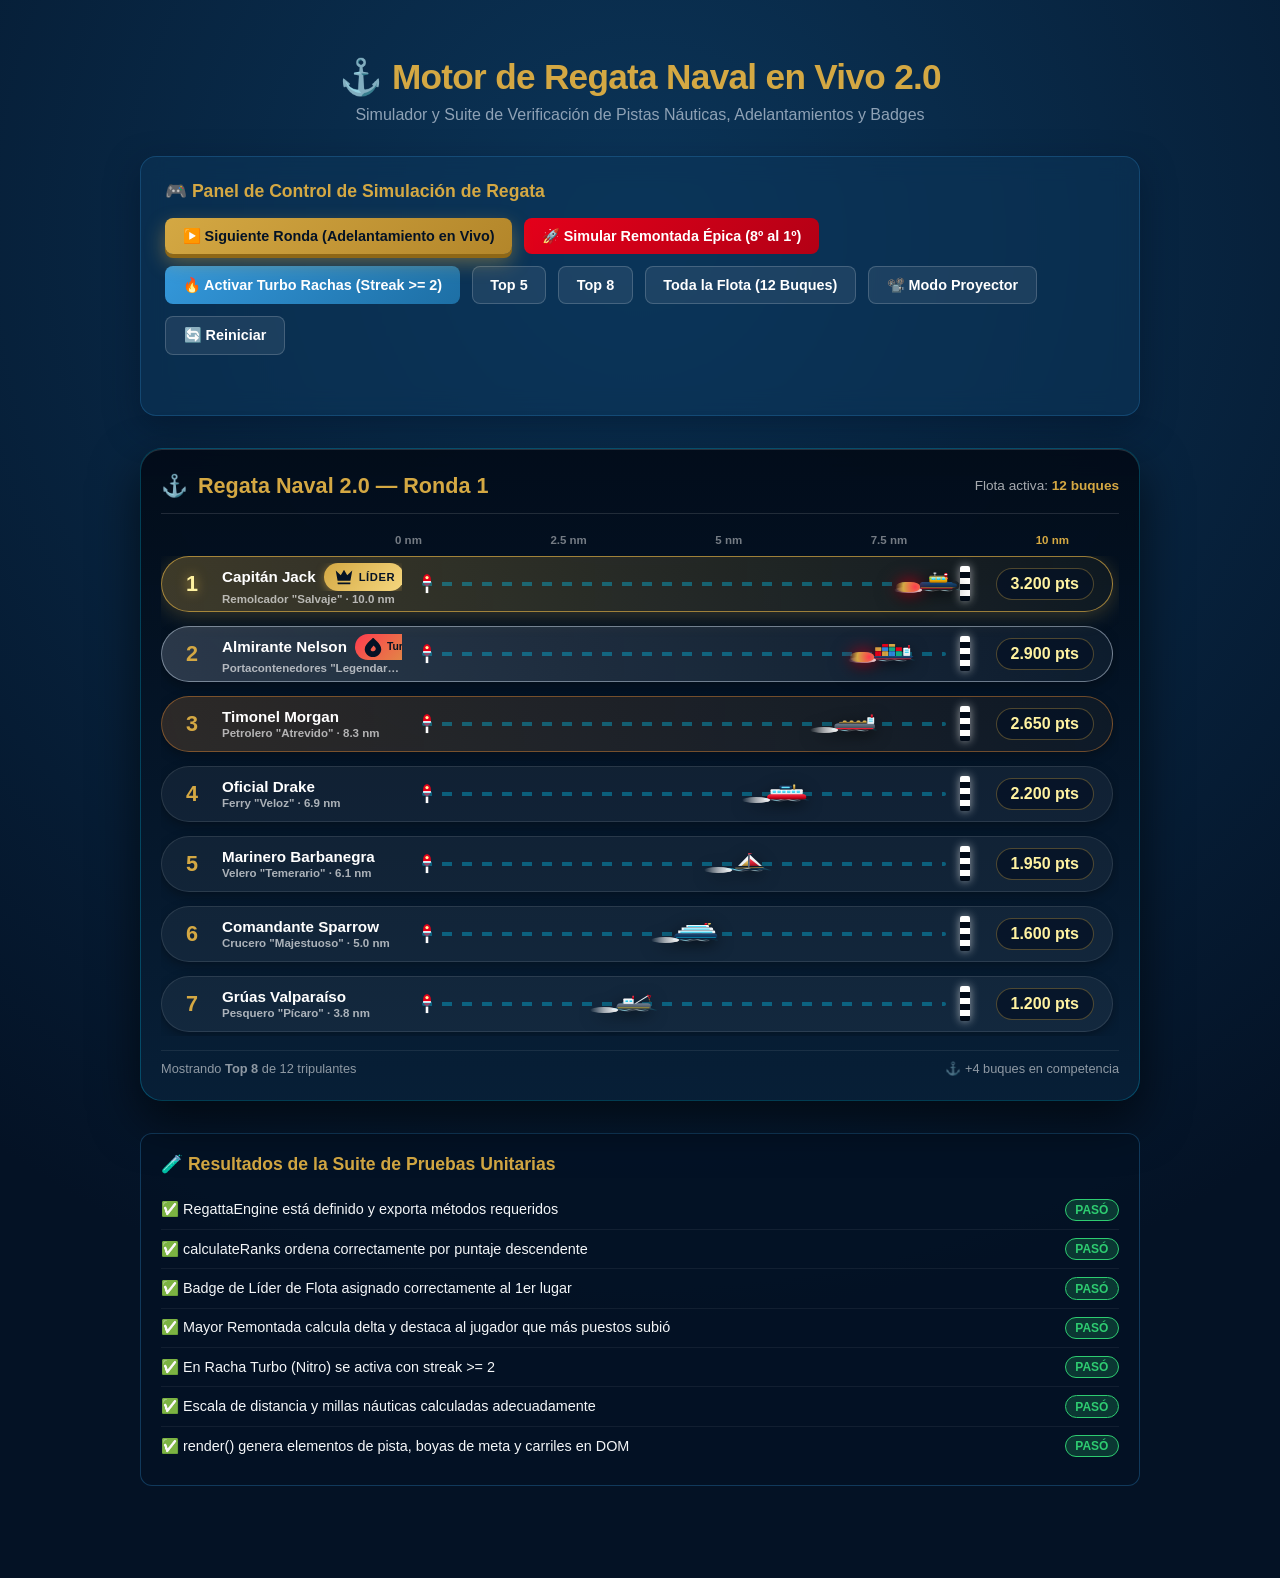
<file: tests/regatta-test.html>
<!DOCTYPE html>
<html lang="es">
<head>
  <meta charset="UTF-8">
  <meta name="viewport" content="width=device-width, initial-scale=1.0">
  <title>Marejada 2.0 — Live Regatta 2.0 Engine Test & Simulator</title>
  <link rel="stylesheet" href="../css/style.css">
  <link rel="stylesheet" href="../css/animations.css">
  <link rel="stylesheet" href="../css/regatta.css">
  <style>
    :root {
      --bg: #041225;
      --card-bg: rgba(11, 53, 89, 0.55);
      --card-border: rgba(52, 152, 219, 0.25);
      --accent: #D4A843;
      --accent-red: #E4001A;
      --accent-blue: #3498DB;
      --accent-green: #2ECC71;
      --text: #F4F6F8;
      --text-muted: #8FA2B6;
    }
    * { box-sizing: border-box; margin: 0; padding: 0; font-family: -apple-system, BlinkMacSystemFont, "Segoe UI", Roboto, sans-serif; }
    body {
      background: radial-gradient(circle at 50% 15%, #0B3559 0%, #041225 75%);
      color: var(--text);
      min-height: 100vh;
      padding: 2rem 1rem;
      display: flex;
      flex-direction: column;
      align-items: center;
      overflow-x: hidden;
    }
    .container {
      max-width: 1040px;
      width: 100%;
    }
    header {
      text-align: center;
      margin-bottom: 2rem;
    }
    h1 {
      font-size: 2.2rem;
      color: var(--accent);
      margin-bottom: 0.5rem;
      display: flex;
      align-items: center;
      justify-content: center;
      gap: 0.6rem;
    }
    p.subtitle {
      color: var(--text-muted);
      font-size: 1rem;
    }
    .control-panel {
      background: var(--card-bg);
      border: 1px solid var(--card-border);
      border-radius: 16px;
      padding: 1.5rem;
      margin-bottom: 2rem;
      backdrop-filter: blur(12px);
      box-shadow: 0 12px 32px rgba(4, 18, 37, 0.5);
    }
    .panel-title {
      font-size: 1.1rem;
      font-weight: 700;
      color: var(--accent);
      margin-bottom: 1rem;
      display: flex;
      align-items: center;
      gap: 0.5rem;
    }
    .btn-group {
      display: flex;
      flex-wrap: wrap;
      gap: 0.75rem;
      margin-bottom: 1rem;
    }
    .btn {
      background: rgba(255, 255, 255, 0.08);
      color: #fff;
      border: 1px solid rgba(255, 255, 255, 0.18);
      border-radius: 8px;
      padding: 0.6rem 1.1rem;
      font-size: 0.9rem;
      font-weight: 600;
      cursor: pointer;
      transition: all 0.2s ease;
      display: inline-flex;
      align-items: center;
      gap: 0.4rem;
    }
    .btn:hover {
      background: rgba(255, 255, 255, 0.16);
      transform: translateY(-2px);
    }
    .btn-gold {
      background: linear-gradient(135deg, #D4A843 0%, #B3862A 100%);
      color: #041225;
      border: none;
      font-weight: 700;
    }
    .btn-gold:hover {
      background: linear-gradient(135deg, #e6bc5a 0%, #c49432 100%);
    }
    .btn-red {
      background: linear-gradient(135deg, #E4001A 0%, #B30015 100%);
      color: #fff;
      border: none;
    }
    .btn-blue {
      background: linear-gradient(135deg, #3498DB 0%, #1D6FA5 100%);
      color: #fff;
      border: none;
    }
    .test-results-card {
      background: rgba(4, 18, 37, 0.85);
      border: 1px solid rgba(52, 152, 219, 0.3);
      border-radius: 12px;
      padding: 1.25rem;
      margin-top: 2rem;
    }
    .test-item {
      display: flex;
      align-items: center;
      justify-content: space-between;
      padding: 0.5rem 0;
      border-bottom: 1px solid rgba(255, 255, 255, 0.06);
      font-size: 0.9rem;
    }
    .test-item:last-child { border-bottom: none; }
    .badge-pass {
      background: rgba(46, 204, 113, 0.2);
      color: #2ECC71;
      border: 1px solid #2ECC71;
      padding: 0.2rem 0.6rem;
      border-radius: 999px;
      font-size: 0.75rem;
      font-weight: 700;
    }
  </style>
</head>
<body>
  <div class="container">
    <header>
      <h1><span>⚓</span> Motor de Regata Naval en Vivo 2.0</h1>
      <p class="subtitle">Simulador y Suite de Verificación de Pistas Náuticas, Adelantamientos y Badges</p>
    </header>

    <div class="control-panel">
      <div class="panel-title">🎮 Panel de Control de Simulación de Regata</div>
      <div class="btn-group">
        <button id="btnNextRound" class="btn btn-gold">▶️ Siguiente Ronda (Adelantamiento en Vivo)</button>
        <button id="btnComeback" class="btn btn-red">🚀 Simular Remontada Épica (8º al 1º)</button>
        <button id="btnNitro" class="btn btn-blue">🔥 Activar Turbo Rachas (Streak >= 2)</button>
        <button id="btnTop5" class="btn">Top 5</button>
        <button id="btnTop8" class="btn">Top 8</button>
        <button id="btnAll" class="btn">Toda la Flota (12 Buques)</button>
        <button id="btnProjector" class="btn">📽️ Modo Proyector</button>
        <button id="btnReset" class="btn">🔄 Reiniciar</button>
      </div>
      <div id="simLog" style="font-size: 0.85rem; color: var(--accent); min-height: 20px;"></div>
    </div>

    <!-- Contenedor Principal de la Regata -->
    <div id="regattaContainer"></div>

    <!-- Suite de Pruebas Automatizadas -->
    <div class="test-results-card">
      <div class="panel-title">🧪 Resultados de la Suite de Pruebas Unitarias</div>
      <div id="unitTestList"></div>
    </div>
  </div>

  <script src="../js/icons.js"></script>
  <script src="../js/regatta.js"></script>
  <script>
    // Datos iniciales de simulación
    const INITIAL_FLEET = [
      { id: '1', name: 'Capitán Jack', score: 3200, avatar: 'tug', streak: 3 },
      { id: '2', name: 'Almirante Nelson', score: 2900, avatar: 'container', streak: 2 },
      { id: '3', name: 'Timonel Morgan', score: 2650, avatar: 'tanker', streak: 1 },
      { id: '4', name: 'Oficial Drake', score: 2200, avatar: 'ferry', streak: 0 },
      { id: '5', name: 'Marinero Barbanegra', score: 1950, avatar: 'sailboat', streak: 1 },
      { id: '6', name: 'Comandante Sparrow', score: 1600, avatar: 'cruise', streak: 0 },
      { id: '7', name: 'Grúas Valparaíso', score: 1200, avatar: 'fishing', streak: 0 },
      { id: '8', name: 'Remolcador Humboldt', score: 850, avatar: 'jetski', streak: 0 },
      { id: '9', name: 'Vanguardia Polar', score: 700, avatar: 'icebreaker', streak: 0 },
      { id: '10', name: 'Nautilus Deep', score: 550, avatar: 'submarine', streak: 0 },
      { id: '11', name: 'Kayak Patagónico', score: 400, avatar: 'kayak', streak: 0 },
      { id: '12', name: 'Yate Austral', score: 200, avatar: 'yacht', streak: 0 }
    ];

    let currentFleet = JSON.parse(JSON.stringify(INITIAL_FLEET));
    let previousFleet = null;
    let viewMode = 'top8';
    let projectorMode = false;
    let roundNum = 1;

    const container = document.getElementById('regattaContainer');
    const logEl = document.getElementById('simLog');

    function updateRegattaView() {
      RegattaEngine.render(container, currentFleet, previousFleet, {
        viewMode,
        projectorMode,
        title: `Regata Naval 2.0 — Ronda ${roundNum}`
      });
    }

    // Inicializar render
    updateRegattaView();

    // Eventos de botones
    document.getElementById('btnNextRound').addEventListener('click', async () => {
      roundNum++;
      previousFleet = JSON.parse(JSON.stringify(currentFleet));
      
      // Simular incremento de puntajes aleatorio
      currentFleet.forEach(p => {
        const gain = Math.floor(Math.random() * 800) + 200;
        p.score += gain;
        if (Math.random() > 0.4) {
          p.streak = (p.streak || 0) + 1;
        } else {
          p.streak = 0;
        }
      });

      logEl.textContent = `⚡ Ronda ${roundNum} ejecutada: Barcos avanzando y adelantando posiciones...`;
      await RegattaEngine.animateTransition(container, previousFleet, currentFleet, {
        viewMode,
        projectorMode,
        title: `Regata Naval 2.0 — Ronda ${roundNum}`
      });
    });

    document.getElementById('btnComeback').addEventListener('click', async () => {
      roundNum++;
      previousFleet = JSON.parse(JSON.stringify(currentFleet));
      
      // Encontrar el último del top 8 y darle un salto épico a primer lugar
      const sorted = [...currentFleet].sort((a,b) => b.score - a.score);
      const underDog = sorted[Math.min(7, sorted.length - 1)];
      const maxScore = Math.max(...currentFleet.map(p => p.score));
      
      underDog.score = maxScore + 1000;
      underDog.streak = 4;

      logEl.textContent = `🚀 ¡Mayor Remontada activada! "${underDog.name}" escala al 1er lugar.`;
      await RegattaEngine.animateTransition(container, previousFleet, currentFleet, {
        viewMode,
        projectorMode,
        title: `Regata Naval 2.0 — ¡Remontada Épica!`
      });
    });

    document.getElementById('btnNitro').addEventListener('click', () => {
      currentFleet.forEach(p => p.streak = 3);
      logEl.textContent = `🔥 Turbos y llamas activados para toda la flota en racha.`;
      updateRegattaView();
    });

    document.getElementById('btnTop5').addEventListener('click', () => {
      viewMode = 'top5';
      updateRegattaView();
    });

    document.getElementById('btnTop8').addEventListener('click', () => {
      viewMode = 'top8';
      updateRegattaView();
    });

    document.getElementById('btnAll').addEventListener('click', () => {
      viewMode = 'all';
      updateRegattaView();
    });

    document.getElementById('btnProjector').addEventListener('click', () => {
      projectorMode = !projectorMode;
      logEl.textContent = `📽️ Modo Proyector: ${projectorMode ? 'Activado' : 'Desactivado'}`;
      updateRegattaView();
    });

    document.getElementById('btnReset').addEventListener('click', () => {
      currentFleet = JSON.parse(JSON.stringify(INITIAL_FLEET));
      previousFleet = null;
      roundNum = 1;
      logEl.textContent = `🔄 Regata reiniciada al estado inicial.`;
      updateRegattaView();
    });

    // Suite de Pruebas Automatizadas
    function runUnitTests() {
      const tests = [
        {
          name: 'RegattaEngine está definido y exporta métodos requeridos',
          run: () => typeof RegattaEngine.render === 'function' && typeof RegattaEngine.animateTransition === 'function' && typeof RegattaEngine.calculateRanks === 'function'
        },
        {
          name: 'calculateRanks ordena correctamente por puntaje descendente',
          run: () => {
            const res = RegattaEngine.calculateRanks([{ id: 'a', score: 100 }, { id: 'b', score: 500 }]);
            return res.rankedPlayers[0].id === 'b' && res.rankedPlayers[1].id === 'a';
          }
        },
        {
          name: 'Badge de Líder de Flota asignado correctamente al 1er lugar',
          run: () => {
            const res = RegattaEngine.calculateRanks([{ id: 'a', score: 100 }, { id: 'b', score: 500 }]);
            return res.leader.id === 'b' && res.rankedPlayers[0].isLeader === true;
          }
        },
        {
          name: 'Mayor Remontada calcula delta y destaca al jugador que más puestos subió',
          run: () => {
            const prev = [{ id: 'a', score: 1000 }, { id: 'b', score: 900 }, { id: 'c', score: 800 }, { id: 'd', score: 100 }];
            const next = [{ id: 'd', score: 1500 }, { id: 'a', score: 1000 }, { id: 'b', score: 900 }, { id: 'c', score: 800 }];
            const res = RegattaEngine.calculateRanks(next, prev);
            return res.comebackPlayer && res.comebackPlayer.id === 'd' && res.bestDelta === 3;
          }
        },
        {
          name: 'En Racha Turbo (Nitro) se activa con streak >= 2',
          run: () => {
            const res = RegattaEngine.calculateRanks([{ id: 'a', score: 500, streak: 2 }, { id: 'b', score: 400, streak: 1 }]);
            return res.rankedPlayers[0].hasNitro === true && res.rankedPlayers[1].hasNitro === false;
          }
        },
        {
          name: 'Escala de distancia y millas náuticas calculadas adecuadamente',
          run: () => {
            const res = RegattaEngine.calculateRanks([{ id: 'a', score: 1000 }], null, { maxDistanceNm: 10 });
            return res.rankedPlayers[0].distanceNm === '10.0';
          }
        },
        {
          name: 'render() genera elementos de pista, boyas de meta y carriles en DOM',
          run: () => {
            const dummy = document.createElement('div');
            RegattaEngine.render(dummy, INITIAL_FLEET, null, { viewMode: 'top5' });
            return dummy.querySelectorAll('.regatta-lane').length === 5 && dummy.querySelector('.regatta-buoy-finish') !== null;
          }
        }
      ];

      const testList = document.getElementById('unitTestList');
      testList.innerHTML = tests.map(t => {
        let pass = false;
        try { pass = t.run(); } catch(e) { console.error(e); }
        return `
          <div class="test-item">
            <span>${pass ? '✅' : '❌'} ${t.name}</span>
            <span class="badge-pass">${pass ? 'PASÓ' : 'FALLÓ'}</span>
          </div>
        `;
      }).join('');
    }

    runUnitTests();
  </script>
</body>
</html>
</file>
<file: css/style.css>
/* ==========================================================================
   Marejada 2.0 — Sistema de Diseño Visual Náutico Premium & Arcade Táctil
   Arquitectura Híbrida: SAAM Corporativo + Gamificación Táctil 3D
   ========================================================================== */

@import './animations.css';
@import './regatta.css';

:root {
  /* Paleta Náutica SAAM & Océano Abisal */
  --saam-red: #E4001A;
  --saam-red-dark: #9E0012;
  --saam-red-light: #FF3B4E;
  --saam-red-glow: rgba(228, 0, 26, 0.45);

  --color-abyss: #020B18;
  --color-deep: #051930;
  --color-navy: #0B3559;
  --color-navy-surface: rgba(8, 32, 56, 0.65);
  --color-navy-border: rgba(0, 210, 255, 0.22);

  --color-gold: #D4A843;
  --color-gold-light: #FFE082;
  --color-gold-dark: #8E6716;
  --color-gold-glow: rgba(212, 168, 67, 0.45);

  --color-bg-dark: #020B18;
  --color-bg-light: #F0F4F8;
  --color-text-on-dark: #FFFFFF;
  --color-text-on-light: #0B3559;

  --color-cyan: #00D2FF;
  --color-emerald: #10B981;
  --color-coral: #EF4444;
  --color-amber: #F59E0B;

  /* Botones de Opción Arcade (Colores Nítidos & Vibrantes) */
  --opt-a: #EF4444;
  --opt-a-shadow: #991B1B;
  --opt-b: #3B82F6;
  --opt-b-shadow: #1E40AF;
  --opt-c: #10B981;
  --opt-c-shadow: #065F46;
  --opt-d: #F59E0B;
  --opt-d-shadow: #92400E;

  --radius-sm: 10px;
  --radius-md: 16px;
  --radius-lg: 22px;
  --radius-full: 999px;

  --shadow-soft: 0 8px 24px rgba(0, 0, 0, 0.35);
  --shadow-soft-lg: 0 16px 40px rgba(0, 0, 0, 0.5);
  --shadow-red: 0 8px 22px rgba(228, 0, 26, 0.4);
  --shadow-gold: 0 8px 22px rgba(212, 168, 67, 0.35);

  --font-display: 'Outfit', 'Plus Jakarta Sans', sans-serif;
  --font-title: 'Plus Jakarta Sans', sans-serif;
  --font-body: 'Plus Jakarta Sans', 'Inter', sans-serif;
}

* { box-sizing: border-box; }

svg { width: 22px; height: 22px; display: inline-block; vertical-align: middle; flex-shrink: 0; }

html, body {
  margin: 0;
  padding: 0;
  min-height: 100%;
  -webkit-font-smoothing: antialiased;
}

body {
  font-family: var(--font-body);
  color: var(--color-text-on-dark);
  background: var(--color-bg-dark);
  min-height: 100vh;
  overflow-x: hidden;
  position: relative;
}

h1, h2, h3, .title-font {
  font-family: var(--font-display);
  font-weight: 800;
  letter-spacing: -0.02em;
}

/* ---------- Fondo Oceánico Cinemático ---------- */
.ocean-bg {
  position: fixed;
  inset: 0;
  z-index: 0;
  background: radial-gradient(circle at 50% -10%, #0c3358 0%, #031428 50%, #020914 100%);
  overflow: hidden;
  pointer-events: none;
}

.ocean-bg::before {
  content: '';
  position: absolute;
  inset: 0;
  background: radial-gradient(circle at 80% 20%, rgba(0, 210, 255, 0.12) 0%, transparent 50%),
              radial-gradient(circle at 20% 80%, rgba(228, 0, 26, 0.08) 0%, transparent 60%);
  pointer-events: none;
}

.ocean-bg::after {
  content: '';
  position: absolute;
  inset: 0;
  background-image: radial-gradient(rgba(255, 255, 255, 0.06) 1px, transparent 1px);
  background-size: 36px 36px;
  opacity: 0.45;
  pointer-events: none;
}

/* ==========================================================================
   FLOTA NÁUTICA VIVA DE FONDO (LIVING FLEET AMBIENT SHIPS)
   Los mismos avatares vectoriales navegando en profundidad con física hidrodinámica
   ========================================================================== */
.ocean-living-fleet {
  position: fixed;
  inset: 0;
  pointer-events: none;
  overflow: hidden;
  z-index: 1;
}

.ambient-ship-vessel {
  position: absolute;
  display: inline-flex;
  align-items: center;
  justify-content: center;
  filter: drop-shadow(0 12px 24px rgba(0, 0, 0, 0.7));
  will-change: transform;
  pointer-events: none;
}

.ambient-ship-inner {
  width: 100%;
  height: 100%;
  display: flex;
  align-items: center;
  justify-content: center;
  animation: shipBobbing 3.6s cubic-bezier(0.4, 0, 0.2, 1) infinite;
  pointer-events: none;
}

.ambient-ship-inner svg,
.ambient-ship-vessel svg {
  width: 100% !important;
  height: 100% !important;
  min-width: 100% !important;
  min-height: 100% !important;
  max-width: none !important;
  max-height: none !important;
  display: block !important;
  overflow: visible !important;
}

/* Estela de Espuma Marina Trasera */
.ambient-ship-wake {
  position: absolute;
  right: 86%;
  top: 55%;
  width: 120px;
  height: 22px;
  background: radial-gradient(ellipse at left, rgba(255, 255, 255, 0.8) 0%, rgba(0, 210, 255, 0.5) 45%, transparent 80%);
  filter: blur(4px);
  transform-origin: right center;
  animation: ambientWakeFlow 1.6s ease-in-out infinite;
  pointer-events: none;
}

/* Carril 1: Portacontenedores Profundo (Fondo Lento) */
.ambient-vessel-container {
  top: 10%;
  width: 220px;
  height: 140px;
  opacity: 0.52;
  animation: ambientSailLeft 75s linear infinite;
  animation-delay: -5s;
}

/* Carril 2: Remolcador SAAM Escoltando (Cerca del Portacontenedores) */
.ambient-vessel-tug {
  top: 18%;
  width: 150px;
  height: 100px;
  opacity: 0.78;
  animation: ambientEscortPatrol 46s cubic-bezier(0.45, 0.05, 0.55, 0.95) infinite;
  animation-delay: -4s;
}

/* Carril 3: Velero Oceánico Virando */
.ambient-vessel-sailboat {
  top: 32%;
  width: 110px;
  height: 110px;
  opacity: 0.68;
  animation: ambientSailRight 38s linear infinite;
  animation-delay: -12s;
}

/* Carril 4: Lancha de Práctico Rápida */
.ambient-vessel-pilot {
  top: 45%;
  width: 130px;
  height: 85px;
  opacity: 0.82;
  animation: ambientPilotDash 22s cubic-bezier(0.4, 0, 0.2, 1) infinite;
  animation-delay: -2s;
}

/* Carril 5: Moto de Agua Ágil */
.ambient-vessel-jetski {
  top: 58%;
  width: 85px;
  height: 58px;
  opacity: 0.75;
  animation: ambientSailLeft 18s linear infinite;
  animation-delay: -8s;
}

/* Carril 6: Petrolero de Gran Calado */
.ambient-vessel-tanker {
  top: 70%;
  width: 240px;
  height: 155px;
  opacity: 0.52;
  animation: ambientSailRight 85s linear infinite;
  animation-delay: -20s;
}

/* Carril 7: Submarino en Inmersión / Emersión */
.ambient-vessel-sub {
  top: 84%;
  width: 170px;
  height: 105px;
  opacity: 0.65;
  animation: ambientSubmarineDive 50s ease-in-out infinite;
  animation-delay: -4s;
}

.wave-strip {
  position: fixed;
  bottom: 0;
  left: 0;
  width: 100%;
  height: 140px;
  z-index: 1;
  opacity: 0.6;
  pointer-events: none;
}

.wave-strip svg { width: 100%; height: 100%; display: block; }

.deco-buoys {
  position: fixed;
  inset: 0;
  z-index: 1;
  overflow: hidden;
  pointer-events: none;
}

.deco-buoys .deco-buoy {
  position: absolute;
  width: 32px;
  opacity: 0.55;
  animation: shipBobbing 4s ease-in-out infinite;
}

.deco-buoys .deco-buoy svg { width: 100%; display: block; }
.deco-buoys .buoy-1 { left: 5%; bottom: 10%; animation-duration: 4.8s; }
.deco-buoys .buoy-2 { right: 6%; bottom: 16%; animation-duration: 5.4s; animation-delay: 1.2s; }

@media (max-width: 640px) {
  .deco-buoys { display: none; }
}

/* ---------- Layout ---------- */
.container {
  position: relative;
  z-index: 10;
  max-width: 1100px;
  margin: 0 auto;
  padding: 24px 20px 60px;
}

.container-sm {
  position: relative;
  z-index: 10;
  max-width: 560px;
  margin: 0 auto;
  padding: 20px 16px 60px;
}

.topbar {
  position: relative;
  z-index: 20;
  display: flex;
  align-items: center;
  justify-content: space-between;
  gap: 12px;
  padding: 16px 24px;
  flex-wrap: wrap;
  border-bottom: 1px solid rgba(255, 255, 255, 0.08);
  backdrop-filter: blur(12px);
  background: rgba(2, 11, 24, 0.7);
}

.brand {
  display: flex;
  align-items: center;
  gap: 10px;
  font-family: var(--font-display);
  font-weight: 800;
  font-size: 1.45rem;
  color: #fff;
  text-decoration: none;
  letter-spacing: -0.01em;
}

.brand .brand-mark { color: var(--saam-red); display: flex; align-items: center; }
.brand .brand-mark svg { width: 38px; height: 26px; }

.nav-links { display: flex; gap: 8px; flex-wrap: wrap; }

/* ---------- Glassmorphism Naval: Cards & Panels ---------- */
.card, .glass-card {
  background: rgba(8, 32, 56, 0.55);
  border: 1px solid rgba(255, 255, 255, 0.12);
  backdrop-filter: blur(18px) saturate(170%);
  -webkit-backdrop-filter: blur(18px) saturate(170%);
  border-radius: var(--radius-lg);
  padding: 28px;
  box-shadow: 0 16px 40px rgba(0, 0, 0, 0.45), inset 0 1px 0 rgba(255, 255, 255, 0.16);
  animation: fadeIn 0.4s cubic-bezier(0.2, 0.9, 0.3, 1) both;
}

.glass-panel {
  background: rgba(4, 18, 37, 0.82);
  border: 1px solid rgba(0, 210, 255, 0.2);
  backdrop-filter: blur(20px);
  -webkit-backdrop-filter: blur(20px);
  border-radius: var(--radius-lg);
  padding: 24px;
  box-shadow: 0 16px 40px rgba(0, 0, 0, 0.5), inset 0 1px 0 rgba(255, 255, 255, 0.1);
}

.card-light {
  background: #ffffff;
  color: var(--color-text-on-light);
  border-radius: var(--radius-lg);
  padding: 24px;
  box-shadow: var(--shadow-soft);
  animation: fadeIn 0.4s ease both;
}

.panel-grid { display: grid; gap: 18px; }

@media (min-width: 720px) {
  .panel-grid.cols-2 { grid-template-columns: 1fr 1fr; }
  .panel-grid.cols-3 { grid-template-columns: repeat(3, 1fr); }
}

/* ---------- Resplandores y Glows ---------- */
.glow-gold {
  box-shadow: 0 0 24px var(--color-gold-glow);
  border-color: var(--color-gold) !important;
}

.glow-red {
  box-shadow: 0 0 24px var(--saam-red-glow);
  border-color: var(--saam-red) !important;
}

.glow-blue {
  box-shadow: 0 0 24px rgba(0, 210, 255, 0.4);
  border-color: var(--color-cyan) !important;
}

/* ---------- Floating Audio Mute Widget ---------- */
.audio-floating-btn {
  position: fixed;
  top: 18px;
  right: 20px;
  z-index: 1000;
  display: inline-flex;
  align-items: center;
  justify-content: center;
  gap: 6px;
  width: 44px;
  height: 44px;
  border-radius: 50%;
  background: rgba(4, 18, 37, 0.85);
  border: 1.5px solid var(--color-gold);
  color: var(--color-gold);
  cursor: pointer;
  box-shadow: 0 4px 16px rgba(0, 0, 0, 0.5);
  backdrop-filter: blur(10px);
  transition: transform 0.15s ease, box-shadow 0.15s ease, background 0.15s ease;
  animation: audioPulseGlow 3s infinite;
}

.audio-floating-btn:hover {
  transform: scale(1.08);
  background: rgba(11, 53, 89, 0.95);
  box-shadow: 0 6px 22px rgba(212, 168, 67, 0.6);
}

.audio-floating-btn:active { transform: scale(0.95); }

.audio-floating-btn.is-muted {
  border-color: var(--saam-red);
  color: #ff8a7a;
  animation: none;
  background: rgba(228, 0, 26, 0.2);
}

.audio-wave-bars {
  display: flex;
  align-items: flex-end;
  gap: 2.5px;
  height: 16px;
}

.audio-wave-bar {
  width: 3.5px;
  background: currentColor;
  border-radius: 2px;
  animation: audioWaveBar 0.8s ease-in-out infinite alternate;
}

.audio-wave-bar:nth-child(1) { animation-delay: 0s; }
.audio-wave-bar:nth-child(2) { animation-delay: 0.2s; }
.audio-wave-bar:nth-child(3) { animation-delay: 0.4s; }

.audio-floating-btn.is-muted .audio-wave-bar {
  animation: none;
  height: 3px;
}

/* ---------- Reloj Cronógrafo / Brújula Náutica ---------- */
.compass-timer-wrap {
  position: relative;
  width: 140px;
  height: 140px;
  margin: 18px auto;
  display: flex;
  align-items: center;
  justify-content: center;
}

.compass-ring {
  position: absolute;
  inset: 0;
  border-radius: 50%;
  border: 3px solid var(--color-gold);
  box-shadow: 0 0 20px rgba(212, 168, 67, 0.35), inset 0 0 16px rgba(212, 168, 67, 0.25);
  background: radial-gradient(circle, rgba(11, 53, 89, 0.9) 0%, rgba(2, 11, 24, 0.98) 80%);
}

.compass-needle {
  position: absolute;
  top: 50%;
  left: 50%;
  width: 4px;
  height: 60px;
  margin-left: -2px;
  margin-top: -30px;
  background: linear-gradient(180deg, var(--saam-red) 50%, rgba(255, 255, 255, 0.7) 50%);
  border-radius: 2px;
  transform-origin: center center;
  transition: transform 0.8s cubic-bezier(0.2, 0.8, 0.3, 1);
  pointer-events: none;
  z-index: 2;
}

.compass-cardinal {
  position: absolute;
  font-family: var(--font-display);
  font-size: 0.75rem;
  font-weight: 800;
  color: var(--color-gold);
  text-shadow: 0 0 4px rgba(212, 168, 67, 0.8);
}

.compass-cardinal.n { top: 4px; left: 50%; transform: translateX(-50%); color: var(--saam-red-light); }
.compass-cardinal.s { bottom: 4px; left: 50%; transform: translateX(-50%); }
.compass-cardinal.e { right: 6px; top: 50%; transform: translateY(-50%); }
.compass-cardinal.w { left: 6px; top: 50%; transform: translateY(-50%); }

.compass-countdown {
  position: relative;
  z-index: 3;
  font-family: var(--font-display);
  font-size: 2.3rem;
  font-weight: 800;
  color: #ffffff;
  text-shadow: 0 2px 12px rgba(0, 0, 0, 0.9);
}

.compass-timer-wrap.warning .compass-ring {
  border-color: var(--saam-red);
  animation: compassWarningPulse 0.8s infinite;
}

.compass-timer-wrap.warning .compass-countdown {
  color: #ff7675;
}

/* ---------- Typography helpers ---------- */
.eyebrow {
  text-transform: uppercase;
  letter-spacing: 0.12em;
  font-size: 0.76rem;
  color: var(--color-gold);
  font-weight: 800;
}

.muted { color: rgba(255, 255, 255, 0.65); }
.muted-light { color: rgba(27, 58, 92, 0.65); }

.pin-display {
  font-family: var(--font-display);
  font-size: clamp(2.8rem, 8vw, 5.2rem);
  font-weight: 900;
  letter-spacing: 0.14em;
  color: #FFF2A1;
  text-shadow: 0 4px 24px rgba(212, 168, 67, 0.5);
  text-align: center;
}

/* ---------- Botones Táctiles 3D (Kahoot Feel + SAAM Premium) ---------- */
button, .btn {
  font-family: var(--font-body);
  font-weight: 700;
  border: none;
  border-radius: var(--radius-md);
  padding: 14px 24px;
  font-size: 1.02rem;
  cursor: pointer;
  display: inline-flex;
  align-items: center;
  justify-content: center;
  gap: 10px;
  user-select: none;
  -webkit-tap-highlight-color: transparent;
  transition: transform 0.12s cubic-bezier(0.2, 0.8, 0.3, 1), box-shadow 0.12s cubic-bezier(0.2, 0.8, 0.3, 1), opacity 0.15s ease;
}

button:disabled, .btn:disabled { opacity: 0.45; cursor: not-allowed; transform: none !important; box-shadow: none !important; }

/* Botón 3D Primario (Rojo SAAM) */
.btn-primary {
  background: linear-gradient(180deg, #FF3B4E 0%, #E4001A 100%);
  color: #fff;
  box-shadow: 0 4px 0 #9E0012, 0 8px 20px rgba(228, 0, 26, 0.45);
  transform: translateY(0);
}

.btn-primary:hover:not(:disabled) {
  background: linear-gradient(180deg, #FF5263 0%, #E4001A 100%);
  box-shadow: 0 5px 0 #9E0012, 0 10px 24px rgba(228, 0, 26, 0.55);
}

.btn-primary:active:not(:disabled) {
  transform: translateY(3px);
  box-shadow: 0 1px 0 #9E0012, 0 3px 10px rgba(228, 0, 26, 0.3);
}

/* Botón 3D Dorado */
.btn-gold {
  background: linear-gradient(180deg, #FDE183 0%, #D4A843 100%);
  color: #041225;
  box-shadow: 0 4px 0 #8E6716, 0 8px 20px rgba(212, 168, 67, 0.45);
  transform: translateY(0);
}

.btn-gold:hover:not(:disabled) {
  background: linear-gradient(180deg, #FFF0A8 0%, #D4A843 100%);
  box-shadow: 0 5px 0 #8E6716, 0 10px 24px rgba(212, 168, 67, 0.6);
}

.btn-gold:active:not(:disabled) {
  transform: translateY(3px);
  box-shadow: 0 1px 0 #8E6716, 0 3px 10px rgba(212, 168, 67, 0.3);
}

/* Botón Secundario (Frosted Glass) */
.btn-secondary {
  background: rgba(255, 255, 255, 0.08);
  color: var(--color-text-on-dark);
  border: 1px solid rgba(255, 255, 255, 0.25);
  box-shadow: 0 4px 0 rgba(0, 0, 0, 0.3);
}

.btn-secondary:hover:not(:disabled) { background: rgba(255, 255, 255, 0.16); }
.btn-secondary:active:not(:disabled) { transform: translateY(2px); box-shadow: 0 1px 0 rgba(0, 0, 0, 0.3); }

.btn-danger {
  background: rgba(231, 76, 60, 0.2);
  color: #ff8a7a;
  border: 1px solid rgba(231, 76, 60, 0.5);
  box-shadow: 0 3px 0 rgba(185, 28, 28, 0.4);
}
.btn-danger:hover:not(:disabled) { background: rgba(231, 76, 60, 0.35); }
.btn-danger:active:not(:disabled) { transform: translateY(2px); box-shadow: 0 1px 0 rgba(185, 28, 28, 0.4); }

.btn-block { width: 100%; }
.btn-icon { padding: 10px; border-radius: 50%; }

/* ---------- Forms ---------- */
input[type="text"], input[type="number"], select, textarea {
  font-family: var(--font-body);
  font-size: 1rem;
  padding: 14px 18px;
  border-radius: var(--radius-sm);
  border: 1.5px solid rgba(255, 255, 255, 0.18);
  background: rgba(4, 18, 37, 0.7);
  color: var(--color-text-on-dark);
  width: 100%;
  outline: none;
  transition: border-color 0.15s ease, box-shadow 0.15s ease;
}

input::placeholder, textarea::placeholder { color: rgba(255, 255, 255, 0.4); }
input:focus, select:focus, textarea:focus { border-color: var(--color-gold); box-shadow: 0 0 14px rgba(212, 168, 67, 0.4); }

.card-light input[type="text"], .card-light input[type="number"], .card-light select, .card-light textarea {
  background: #ffffff;
  color: var(--color-text-on-light);
  border: 1.5px solid rgba(27, 58, 92, 0.2);
}

label { font-size: 0.88rem; font-weight: 700; margin-bottom: 6px; display: block; color: rgba(255, 255, 255, 0.9); }
.field { margin-bottom: 18px; }

.pin-input {
  font-family: var(--font-display);
  font-size: 2.2rem;
  font-weight: 800;
  text-align: center;
  letter-spacing: 0.2em;
}

/* ---------- Botones de Opción Arcade 3D (Para Host Preview y Jugador) ---------- */
.options-grid, .mechanics-options-grid {
  display: grid;
  grid-template-columns: 1fr 1fr;
  gap: 16px;
  margin-top: 20px;
}

@media (max-width: 540px) {
  .options-grid, .mechanics-options-grid { grid-template-columns: 1fr; gap: 12px; }
}

.option-btn, .btn-option {
  border-radius: var(--radius-md);
  padding: 18px 20px;
  color: #fff;
  font-size: 1.1rem;
  font-weight: 800;
  text-align: left;
  min-height: 80px;
  display: flex;
  align-items: center;
  gap: 14px;
  border: 2px solid transparent;
  backdrop-filter: blur(8px);
  cursor: pointer;
  user-select: none;
  -webkit-tap-highlight-color: transparent;
  transform: translateY(0);
  transition: transform 0.12s cubic-bezier(0.2, 0.8, 0.3, 1), box-shadow 0.12s cubic-bezier(0.2, 0.8, 0.3, 1);
}

.option-btn .shape, .btn-option .btn-shape {
  font-size: 1.4rem;
  width: 36px;
  height: 36px;
  border-radius: 8px;
  background: rgba(0, 0, 0, 0.25);
  display: flex;
  align-items: center;
  justify-content: center;
  flex-shrink: 0;
}

/* Botón Rojo (Triángulo) */
.option-btn.opt-0, .btn-option.btn-opt-0 {
  background: var(--opt-a);
  box-shadow: 0 5px 0 var(--opt-a-shadow), 0 8px 20px rgba(239, 68, 68, 0.35);
}
.option-btn.opt-0:active:not(:disabled), .btn-option.btn-opt-0:active:not(:disabled) {
  transform: translateY(4px);
  box-shadow: 0 1px 0 var(--opt-a-shadow);
}

/* Botón Azul (Diamante) */
.option-btn.opt-1, .btn-option.btn-opt-1 {
  background: var(--opt-b);
  box-shadow: 0 5px 0 var(--opt-b-shadow), 0 8px 20px rgba(59, 130, 246, 0.35);
}
.option-btn.opt-1:active:not(:disabled), .btn-option.btn-opt-1:active:not(:disabled) {
  transform: translateY(4px);
  box-shadow: 0 1px 0 var(--opt-b-shadow);
}

/* Botón Verde (Círculo) */
.option-btn.opt-2, .btn-option.btn-opt-2 {
  background: var(--opt-c);
  box-shadow: 0 5px 0 var(--opt-c-shadow), 0 8px 20px rgba(16, 185, 129, 0.35);
}
.option-btn.opt-2:active:not(:disabled), .btn-option.btn-opt-2:active:not(:disabled) {
  transform: translateY(4px);
  box-shadow: 0 1px 0 var(--opt-c-shadow);
}

/* Botón Amarillo (Cuadrado) */
.option-btn.opt-3, .btn-option.btn-opt-3 {
  background: var(--opt-d);
  box-shadow: 0 5px 0 var(--opt-d-shadow), 0 8px 20px rgba(245, 158, 11, 0.35);
}
.option-btn.opt-3:active:not(:disabled), .btn-option.btn-opt-3:active:not(:disabled) {
  transform: translateY(4px);
  box-shadow: 0 1px 0 var(--opt-d-shadow);
}

.option-btn.selected, .btn-option.selected {
  border-color: #ffffff;
  transform: translateY(2px) scale(0.98);
  box-shadow: 0 0 24px rgba(255, 255, 255, 0.8) !important;
}

.option-btn.correct-reveal { outline: 4px solid #10B981; }
.option-btn.incorrect-reveal { outline: 4px solid #EF4444; opacity: 0.55; }

/* ---------- V/F Náutico 3D ---------- */
.tf-grid, .mechanics-binary-grid {
  display: grid;
  grid-template-columns: 1fr 1fr;
  gap: 16px;
  margin-top: 20px;
}

.tf-btn, .btn-binary {
  min-height: 120px;
  font-size: 1.25rem;
  font-weight: 800;
  border-radius: var(--radius-lg);
  display: flex;
  flex-direction: column;
  align-items: center;
  justify-content: center;
  gap: 10px;
  color: #fff;
  cursor: pointer;
  user-select: none;
  -webkit-tap-highlight-color: transparent;
  transition: transform 0.12s cubic-bezier(0.2, 0.8, 0.3, 1), box-shadow 0.12s cubic-bezier(0.2, 0.8, 0.3, 1);
}

.tf-btn.tf-safe, .btn-binary.btn-tf-true {
  background: linear-gradient(180deg, #10B981 0%, #059669 100%);
  box-shadow: 0 5px 0 #047857, 0 8px 24px rgba(16, 185, 129, 0.4);
}
.tf-btn.tf-safe:active:not(:disabled), .btn-binary.btn-tf-true:active:not(:disabled) {
  transform: translateY(4px);
  box-shadow: 0 1px 0 #047857;
}

.tf-btn.tf-hazard, .btn-binary.btn-tf-false {
  background: linear-gradient(180deg, #EF4444 0%, #DC2626 100%);
  box-shadow: 0 5px 0 #991B1B, 0 8px 24px rgba(239, 68, 68, 0.4);
}
.tf-btn.tf-hazard:active:not(:disabled), .btn-binary.btn-tf-false:active:not(:disabled) {
  transform: translateY(4px);
  box-shadow: 0 1px 0 #991B1B;
}

/* ---------- Secuencia de Maniobras Táctiles ---------- */
.sequence-list, .mechanics-sequence-list {
  display: flex;
  flex-direction: column;
  gap: 10px;
  margin-top: 16px;
  list-style: none;
  padding: 0;
}

.sequence-item, .mechanics-sequence-list .sequence-item {
  display: flex;
  align-items: center;
  justify-content: space-between;
  gap: 12px;
  padding: 14px 18px;
  border-radius: var(--radius-md);
  background: rgba(255, 255, 255, 0.08);
  border: 1px solid rgba(255, 255, 255, 0.16);
  user-select: none;
  box-shadow: 0 3px 0 rgba(0, 0, 0, 0.3);
}

.sequence-rank {
  font-family: var(--font-display);
  color: var(--color-gold);
  font-weight: 800;
  font-size: 1.15rem;
  width: 26px;
  flex-shrink: 0;
}

.sequence-text {
  flex-grow: 1;
  font-size: 0.95rem;
  font-weight: 700;
}

.sequence-controls { display: flex; gap: 8px; flex-shrink: 0; }

.btn-seq-move {
  width: 38px;
  height: 38px;
  padding: 0;
  border-radius: 50%;
  background: rgba(255, 255, 255, 0.12);
  color: #fff;
  border: 1px solid rgba(255, 255, 255, 0.25);
  font-size: 0.9rem;
  cursor: pointer;
  display: inline-flex;
  align-items: center;
  justify-content: center;
  transition: transform 0.1s ease, background 0.1s ease;
}

.btn-seq-move:hover { background: rgba(255, 255, 255, 0.22); }
.btn-seq-move:active { transform: scale(0.9); }

/* ---------- Sondeos y Feedback ---------- */
.poll-options { display: flex; flex-direction: column; gap: 12px; margin-top: 16px; }

.poll-btn {
  position: relative;
  overflow: hidden;
  background: rgba(255, 255, 255, 0.06);
  border: 1px solid rgba(0, 210, 255, 0.3);
  border-radius: var(--radius-md);
  padding: 16px 20px;
  display: flex;
  justify-content: space-between;
  align-items: center;
  cursor: pointer;
  box-shadow: 0 3px 0 rgba(0, 0, 0, 0.25);
}

.poll-bar-fill {
  position: absolute;
  left: 0; top: 0; bottom: 0;
  background: rgba(0, 210, 255, 0.25);
  transition: width 0.6s cubic-bezier(0.2, 0.8, 0.3, 1);
  z-index: 0;
}

.poll-btn > span { position: relative; z-index: 1; font-weight: 700; }

.opinion-wall {
  display: grid;
  grid-template-columns: repeat(auto-fill, minmax(280px, 1fr));
  gap: 16px;
  margin-top: 20px;
}

.opinion-card {
  background: rgba(8, 32, 56, 0.6);
  border: 1px solid rgba(212, 168, 67, 0.35);
  border-radius: var(--radius-md);
  padding: 18px;
  box-shadow: 0 6px 20px rgba(0, 0, 0, 0.35);
}

/* ---------- Sistema de Rachas "A Toda Máquina" ---------- */
.streak-badge {
  display: inline-flex;
  align-items: center;
  gap: 6px;
  padding: 5px 12px;
  border-radius: var(--radius-full);
  font-size: 0.82rem;
  font-weight: 800;
  border: 1.5px solid transparent;
}

.streak-badge.streak-level-1 {
  background: rgba(255, 255, 255, 0.08);
  border-color: rgba(255, 255, 255, 0.25);
  color: rgba(255, 255, 255, 0.9);
}

.streak-badge.streak-level-2 {
  background: rgba(245, 158, 11, 0.2);
  border-color: var(--color-amber);
  color: #FDE183;
  box-shadow: 0 0 14px rgba(245, 158, 11, 0.4);
}

.streak-badge.streak-level-3 {
  background: rgba(228, 0, 26, 0.25);
  border-color: var(--saam-red);
  color: #FF8A7A;
  box-shadow: 0 0 18px rgba(228, 0, 26, 0.6);
}

.streak-badge.streak-level-4 {
  background: linear-gradient(135deg, rgba(212, 168, 67, 0.4), rgba(228, 0, 26, 0.4));
  border-color: var(--color-gold);
  color: #FFF2A1;
  box-shadow: 0 0 24px rgba(212, 168, 67, 0.8);
  animation: streakBurn 1.4s ease-in-out infinite;
}

.high-tide-banner {
  background: linear-gradient(90deg, #E4001A, #D4A843, #E4001A);
  background-size: 200% 200%;
  color: #fff;
  font-weight: 900;
  text-transform: uppercase;
  padding: 8px 18px;
  border-radius: var(--radius-full);
  letter-spacing: 0.08em;
  display: inline-flex;
  align-items: center;
  gap: 8px;
  box-shadow: 0 4px 18px rgba(228, 0, 26, 0.5);
}

/* ---------- Podio 3D Iluminado ---------- */
.podium-3d {
  display: flex;
  align-items: flex-end;
  justify-content: center;
  gap: 18px;
  margin: 36px 0 20px;
  perspective: 900px;
}

.podium-step {
  flex: 1;
  max-width: 150px;
  border-radius: var(--radius-lg) var(--radius-lg) 0 0;
  display: flex;
  flex-direction: column;
  align-items: center;
  padding: 22px 12px 16px;
  box-shadow: 0 20px 48px rgba(0, 0, 0, 0.6), inset 0 1px 0 rgba(255, 255, 255, 0.3);
  animation: podiumRise 0.8s cubic-bezier(0.2, 1.2, 0.3, 1) both;
}

.podium-step-1 {
  height: 230px;
  background: linear-gradient(180deg, #D4A843 0%, #8E6716 100%);
  border: 2px solid #FFF2A1;
  box-shadow: 0 0 30px rgba(212, 168, 67, 0.5), 0 20px 48px rgba(0, 0, 0, 0.7);
  order: 2;
  animation-delay: 0.35s;
}

.podium-step-2 {
  height: 180px;
  background: linear-gradient(180deg, #A4B0BE 0%, #57606F 100%);
  border: 1.5px solid #FFFFFF;
  order: 1;
  animation-delay: 0.18s;
}

.podium-step-3 {
  height: 140px;
  background: linear-gradient(180deg, #CD7F32 0%, #874810 100%);
  border: 1.5px solid #E59866;
  order: 3;
  animation-delay: 0s;
}

.podium-crown {
  font-size: 2.2rem;
  margin-bottom: 8px;
  animation: crownFloat 2.4s ease-in-out infinite;
}

/* ---------- Muelle Vivo / Lobby 2.0 ---------- */
.dock-scene {
  position: relative;
  height: 190px;
  border-radius: var(--radius-lg);
  margin-top: 24px;
  overflow: hidden;
  background: linear-gradient(180deg, rgba(11, 53, 89, 0.4) 0%, rgba(4, 18, 37, 0.9) 100%);
  border: 1px solid rgba(0, 210, 255, 0.2);
  box-shadow: inset 0 10px 30px rgba(0, 0, 0, 0.5);
}

.dock-scene .dock-water {
  position: absolute;
  left: 0; right: 0; bottom: 0;
  height: 65%;
  background: linear-gradient(180deg, rgba(0, 210, 255, 0.15) 0%, rgba(2, 11, 24, 0.95) 100%);
}

.dock-scene .dock-pier {
  position: absolute;
  left: 0; right: 0; bottom: 0;
  height: 16px;
  background: linear-gradient(180deg, #795548, #4E342E);
  box-shadow: 0 -2px 6px rgba(0, 0, 0, 0.6);
}

.dock-fleet {
  position: absolute;
  left: 0; right: 0;
  bottom: 28px;
  display: flex;
  flex-wrap: wrap;
  gap: 28px;
  padding: 0 20px;
  align-items: flex-end;
}

.dock-fleet .dock-ship {
  width: 52px;
  position: relative;
  animation: shipBobbing 3.4s ease-in-out infinite, slideUp 0.6s cubic-bezier(0.2, 1.2, 0.3, 1) both;
}

.dock-fleet .dock-ship svg { width: 100%; height: auto; }

.dock-fleet .dock-ship-caption {
  position: absolute;
  bottom: -20px;
  left: 50%;
  transform: translateX(-50%);
  font-size: 0.68rem;
  font-weight: 700;
  white-space: nowrap;
  overflow: hidden;
  text-overflow: ellipsis;
  max-width: 80px;
  color: #fff;
  background: rgba(2, 11, 24, 0.8);
  border: 1px solid rgba(212, 168, 67, 0.4);
  padding: 2px 7px;
  border-radius: 999px;
  z-index: 3;
}

.dock-empty-msg {
  position: absolute;
  inset: 0;
  display: flex;
  align-items: center;
  justify-content: center;
  color: rgba(255, 255, 255, 0.55);
  font-size: 0.92rem;
  text-align: center;
  padding: 0 20px;
}

/* ---------- Selector de Avatar (Jugador) ---------- */
.avatar-picker-grid {
  display: grid;
  grid-template-columns: repeat(auto-fit, minmax(84px, 1fr));
  gap: 12px;
  margin: 18px 0;
  max-height: 380px;
  overflow-y: auto;
  padding-right: 4px;
}

.avatar-option {
  background: rgba(255, 255, 255, 0.05);
  border: 2px solid rgba(255, 255, 255, 0.12);
  border-radius: var(--radius-md);
  padding: 14px 8px 12px;
  display: flex;
  flex-direction: column;
  align-items: center;
  gap: 8px;
  cursor: pointer;
  box-shadow: 0 3px 0 rgba(0, 0, 0, 0.3);
  transition: border-color 0.15s ease, background 0.15s ease, transform 0.15s ease;
}

.avatar-option:hover { transform: translateY(-3px); background: rgba(255, 255, 255, 0.12); }
.avatar-option.selected {
  border-color: var(--color-gold);
  background: rgba(212, 168, 67, 0.18);
  box-shadow: 0 0 20px rgba(212, 168, 67, 0.5);
  transform: translateY(-2px);
}

.avatar-option .ship-avatar-wrap { width: 58px; height: 42px; }
.avatar-option .ship-avatar-wrap svg { width: 100%; height: 100%; }
.avatar-option span.avatar-label { font-size: 0.75rem; font-weight: 700; text-align: center; color: #fff; }

.saam-stripe {
  height: 4px;
  width: 100%;
  background: linear-gradient(90deg, var(--saam-red) 0%, var(--saam-red) 60%, var(--color-gold) 60%, var(--color-gold) 100%);
  border-radius: 2px;
  margin-bottom: 20px;
}

/* ---------- Badges ---------- */
.badge {
  display: inline-flex;
  align-items: center;
  gap: 6px;
  padding: 4px 12px;
  border-radius: 999px;
  font-size: 0.78rem;
  font-weight: 800;
  text-transform: uppercase;
  letter-spacing: 0.06em;
}

.badge-draft { background: rgba(255, 255, 255, 0.12); color: #ccc; }
.badge-lobby { background: rgba(0, 210, 255, 0.2); color: #6cb8ee; }
.badge-question { background: rgba(212, 168, 67, 0.2); color: var(--color-gold); }
.badge-results { background: rgba(245, 158, 11, 0.2); color: #FDE183; }
.badge-ended { background: rgba(16, 185, 129, 0.2); color: #4fdc8c; }

/* ---------- Utility ---------- */
.flex { display: flex; }
.flex-between { display: flex; align-items: center; justify-content: space-between; }
.gap-8 { gap: 8px; }
.gap-12 { gap: 12px; }
.gap-16 { gap: 16px; }
.mt-8 { margin-top: 8px; }
.mt-16 { margin-top: 16px; }
.mt-20 { margin-top: 20px; }
.mt-24 { margin-top: 24px; }
.mb-16 { margin-bottom: 16px; }
.text-center { text-align: center; }
.hidden { display: none !important; }
.w-full { width: 100%; }
.wrap { flex-wrap: wrap; }
.divider { height: 1px; background: rgba(255, 255, 255, 0.1); margin: 24px 0; }

table { width: 100%; border-collapse: collapse; }
th, td { text-align: left; padding: 12px 14px; border-bottom: 1px solid rgba(255, 255, 255, 0.08); font-size: 0.94rem; }
.card-light th, .card-light td { border-bottom: 1px solid rgba(27, 58, 92, 0.1); }

.session-card {
  border-radius: var(--radius-md);
  padding: 18px 20px;
  background: rgba(255, 255, 255, 0.05);
  border: 1px solid rgba(255, 255, 255, 0.1);
  margin-bottom: 12px;
  animation: fadeIn 0.4s ease both;
}

.type-tag {
  font-size: 0.72rem;
  text-transform: uppercase;
  letter-spacing: 0.06em;
  padding: 4px 10px;
  border-radius: 6px;
  background: rgba(212, 168, 67, 0.2);
  color: var(--color-gold);
  font-weight: 800;
}

.qr-card {
  background: #fff;
  border-radius: var(--radius-md);
  padding: 14px;
  display: inline-block;
  box-shadow: 0 10px 30px rgba(0, 0, 0, 0.4);
  line-height: 0;
}
.qr-card svg { width: 154px; height: 154px; }

.join-instructions {
  display: flex;
  flex-direction: column;
  gap: 10px;
  text-align: left;
}

.join-step {
  display: flex;
  align-items: flex-start;
  gap: 10px;
  font-size: 0.88rem;
  color: rgba(255, 255, 255, 0.9);
}

.join-step .step-num {
  flex-shrink: 0;
  width: 24px;
  height: 24px;
  border-radius: 50%;
  background: rgba(228, 0, 26, 0.3);
  border: 1px solid var(--saam-red);
  color: #FFF2A1;
  font-weight: 800;
  font-size: 0.78rem;
  display: flex;
  align-items: center;
  justify-content: center;
}

/* ==========================================================================
   MODAL DE ONBOARDING & SISTEMA DE AYUDA (BITÁCORA DEL CAPITÁN)
   ========================================================================== */
.onboarding-overlay {
  position: fixed;
  inset: 0;
  background: rgba(2, 11, 24, 0.85);
  backdrop-filter: blur(14px);
  -webkit-backdrop-filter: blur(14px);
  z-index: 9999;
  display: flex;
  align-items: center;
  justify-content: center;
  padding: 16px;
  animation: fadeIn 0.25s ease-out;
}

.onboarding-modal {
  background: linear-gradient(180deg, rgba(8, 32, 56, 0.95) 0%, rgba(2, 14, 28, 0.98) 100%);
  border: 1.5px solid rgba(212, 168, 67, 0.45);
  border-radius: var(--radius-lg);
  width: 100%;
  max-width: 720px;
  box-shadow: 0 24px 60px rgba(0, 0, 0, 0.75), 0 0 30px rgba(212, 168, 67, 0.15);
  overflow: hidden;
  display: flex;
  flex-direction: column;
  animation: scaleUp 0.3s cubic-bezier(0.16, 1, 0.3, 1);
}

.onboarding-header {
  display: flex;
  align-items: center;
  justify-content: space-between;
  padding: 18px 24px;
  background: rgba(12, 51, 88, 0.4);
  border-bottom: 1px solid rgba(255, 255, 255, 0.1);
}

.onboarding-header-left {
  display: flex;
  align-items: center;
  gap: 12px;
}

.onboarding-header-icon {
  font-size: 1.6rem;
  line-height: 1;
}

.onboarding-header h3 {
  margin: 0;
  font-size: 1.25rem;
  color: #fff;
}

.onboarding-header p {
  margin: 2px 0 0;
  font-size: 0.8rem;
  color: var(--color-gold-light);
  font-weight: 600;
}

.btn-close-onboarding {
  background: rgba(255, 255, 255, 0.08);
  border: 1px solid rgba(255, 255, 255, 0.2);
  color: #fff;
  border-radius: 50%;
  width: 32px;
  height: 32px;
  display: flex;
  align-items: center;
  justify-content: center;
  cursor: pointer;
  font-size: 0.9rem;
  transition: all 0.2s ease;
}
.btn-close-onboarding:hover {
  background: rgba(228, 0, 26, 0.4);
  border-color: var(--saam-red);
  transform: scale(1.08);
}

.onboarding-body {
  padding: 24px;
  min-height: 330px;
  overflow-y: auto;
  max-height: 60vh;
}

.onboarding-slide {
  display: none;
}
.onboarding-slide.active {
  display: block;
  animation: fadeIn 0.3s ease;
}

.onboarding-grid-features {
  display: grid;
  grid-template-columns: 1fr 1fr;
  gap: 14px;
  margin-top: 16px;
}
@media (max-width: 600px) {
  .onboarding-grid-features { grid-template-columns: 1fr; }
}

.onboarding-feature-card {
  background: rgba(255, 255, 255, 0.05);
  border: 1px solid rgba(255, 255, 255, 0.12);
  border-radius: var(--radius-md);
  padding: 14px 16px;
  display: flex;
  align-items: flex-start;
  gap: 12px;
}

.onboarding-feature-icon {
  font-size: 1.5rem;
  flex-shrink: 0;
  width: 36px;
  height: 36px;
  border-radius: 8px;
  background: rgba(212, 168, 67, 0.15);
  border: 1px solid rgba(212, 168, 67, 0.3);
  display: flex;
  align-items: center;
  justify-content: center;
}

.onboarding-feature-text h4 {
  margin: 0 0 4px;
  font-size: 0.95rem;
  color: #fff;
}
.onboarding-feature-text p {
  margin: 0;
  font-size: 0.82rem;
  color: rgba(255, 255, 255, 0.7);
  line-height: 1.35;
}

.onboarding-workflow-step {
  display: flex;
  align-items: flex-start;
  gap: 14px;
  margin-bottom: 16px;
  background: rgba(255, 255, 255, 0.04);
  border: 1px solid rgba(255, 255, 255, 0.08);
  padding: 14px;
  border-radius: var(--radius-md);
}

.onboarding-workflow-num {
  width: 32px;
  height: 32px;
  border-radius: 50%;
  background: var(--saam-red);
  color: #fff;
  font-weight: 800;
  font-size: 0.9rem;
  display: flex;
  align-items: center;
  justify-content: center;
  flex-shrink: 0;
  box-shadow: 0 0 10px rgba(228, 0, 26, 0.5);
}

.onboarding-footer {
  display: flex;
  align-items: center;
  justify-content: space-between;
  padding: 16px 24px;
  background: rgba(4, 18, 37, 0.8);
  border-top: 1px solid rgba(255, 255, 255, 0.08);
  flex-wrap: wrap;
  gap: 12px;
}

.onboarding-dots {
  display: flex;
  align-items: center;
  gap: 8px;
}

.onboarding-dot {
  width: 10px;
  height: 10px;
  border-radius: 50%;
  background: rgba(255, 255, 255, 0.2);
  transition: all 0.25s ease;
  cursor: pointer;
}
.onboarding-dot.active {
  background: var(--color-gold);
  width: 24px;
  border-radius: 10px;
  box-shadow: 0 0 10px rgba(212, 168, 67, 0.6);
}

.floating-help-btn {
  position: fixed;
  bottom: 24px;
  right: 24px;
  background: linear-gradient(135deg, #10375C, #0A2647);
  border: 1.5px solid var(--color-gold);
  color: #FFF2A1;
  font-weight: 700;
  font-size: 0.92rem;
  padding: 12px 18px;
  border-radius: var(--radius-full);
  box-shadow: 0 8px 24px rgba(0, 0, 0, 0.5), 0 0 14px rgba(212, 168, 67, 0.3);
  cursor: pointer;
  display: inline-flex;
  align-items: center;
  gap: 8px;
  z-index: 100;
  transition: all 0.25s ease;
  user-select: none;
}
.floating-help-btn:hover {
  transform: translateY(-3px) scale(1.03);
  box-shadow: 0 12px 30px rgba(0, 0, 0, 0.6), 0 0 20px rgba(212, 168, 67, 0.6);
  background: linear-gradient(135deg, #164E83, #0F3763);
}

.help-quick-guide-box {
  background: rgba(12, 51, 88, 0.35);
  border: 1px dashed rgba(212, 168, 67, 0.4);
  border-radius: var(--radius-md);
  padding: 16px 20px;
  margin-top: 20px;
}
</file>
<file: css/animations.css>
/* ==========================================================================
   Marejada 2.0 — Motor de Animaciones Hidrodinámicas & Dinámicas de Juego
   Optimizadas para 60fps con aceleración GPU (translate3d, will-change, cubic-bezier)
   ========================================================================== */

/* ---------- 1. Física Hidrodinámica de Buques (Flotabilidad Natural) ---------- */
@keyframes shipBobbing {
  0% {
    transform: translate3d(0, 0, 0) rotate(0deg);
  }
  30% {
    transform: translate3d(0, -5px, 0) rotate(-1.5deg);
  }
  65% {
    transform: translate3d(0, 3px, 0) rotate(1.2deg);
  }
  100% {
    transform: translate3d(0, 0, 0) rotate(0deg);
  }
}

@keyframes shipBobGentle {
  0%, 100% {
    transform: translate3d(0, 0, 0) rotate(-0.75deg);
  }
  50% {
    transform: translate3d(0, -4px, 0) rotate(0.75deg);
  }
}

@keyframes shipDockFloat {
  0%, 100% {
    transform: translate3d(0, 0, 0) rotate(-1deg);
  }
  50% {
    transform: translate3d(0, -6px, 0) rotate(1deg);
  }
}

/* ---------- 2. Fondo Oceánico y Destellos de Luz ---------- */
@keyframes oceanCaustics {
  0%, 100% {
    opacity: 0.35;
    transform: scale(1) translate3d(0, 0, 0);
  }
  50% {
    opacity: 0.65;
    transform: scale(1.08) translate3d(-10px, 8px, 0);
  }
}

@keyframes ambientWavePulse {
  0%, 100% {
    transform: translate3d(0, 0, 0);
  }
  50% {
    transform: translate3d(-25px, 6px, 0);
  }
}

@keyframes beaconBeam {
  0% {
    transform: rotate(-35deg);
    opacity: 0.3;
  }
  50% {
    transform: rotate(35deg);
    opacity: 0.65;
  }
  100% {
    transform: rotate(-35deg);
    opacity: 0.3;
  }
}

/* ---------- 3. Cronógrafo / Brújula Náutica ---------- */
@keyframes compassGlowPulse {
  0%, 100% {
    box-shadow: 0 0 16px rgba(212, 168, 67, 0.35), inset 0 0 12px rgba(212, 168, 67, 0.2);
  }
  50% {
    box-shadow: 0 0 28px rgba(212, 168, 67, 0.65), inset 0 0 20px rgba(212, 168, 67, 0.4);
  }
}

@keyframes compassWarningPulse {
  0%, 100% {
    transform: scale3d(1, 1, 1);
    box-shadow: 0 0 16px rgba(228, 0, 26, 0.4), inset 0 0 12px rgba(228, 0, 26, 0.3);
  }
  50% {
    transform: scale3d(1.05, 1.05, 1);
    box-shadow: 0 0 32px rgba(228, 0, 26, 0.9), inset 0 0 24px rgba(228, 0, 26, 0.6);
  }
}

/* ---------- 4. Racha "A Toda Máquina" & Turbo ---------- */
@keyframes streakBurn {
  0%, 100% {
    transform: scale3d(1, 1, 1);
    filter: drop-shadow(0 -3px 8px rgba(228, 0, 26, 0.6));
  }
  50% {
    transform: scale3d(1.04, 1.04, 1);
    filter: drop-shadow(0 -6px 14px rgba(212, 168, 67, 0.85));
  }
}

@keyframes nitroTurboFlame {
  0%, 100% {
    transform: scale3d(1, 0.9, 1);
    opacity: 0.85;
  }
  50% {
    transform: scale3d(1.25, 1.15, 1);
    opacity: 1;
  }
}

/* ---------- 5. Pista de Regata: Estelas y Adelantamientos ---------- */
@keyframes wakePulse {
  0%, 100% {
    opacity: 0.45;
    transform: scaleX(0.85) translate3d(0, 0, 0);
  }
  50% {
    opacity: 0.9;
    transform: scaleX(1.2) translate3d(-3px, 0, 0);
  }
}

@keyframes overtakeHighlight {
  0% {
    box-shadow: 0 0 0 0 rgba(212, 168, 67, 0.8);
    transform: scale(1);
  }
  50% {
    box-shadow: 0 0 24px 6px rgba(212, 168, 67, 0.7);
    transform: scale(1.02);
  }
  100% {
    box-shadow: 0 0 12px 2px rgba(212, 168, 67, 0.4);
    transform: scale(1);
  }
}

@keyframes laneWaterFlow {
  0% { background-position: 0 0; }
  100% { background-position: -200px 0; }
}

/* ---------- 6. Ceremonia de Podio 3D & Diploma ---------- */
@keyframes podiumRise {
  0% {
    transform: translate3d(0, 50px, 0) scale(0.9);
    opacity: 0;
  }
  70% {
    transform: translate3d(0, -6px, 0) scale(1.02);
    opacity: 1;
  }
  100% {
    transform: translate3d(0, 0, 0) scale(1);
    opacity: 1;
  }
}

@keyframes crownFloat {
  0%, 100% {
    transform: translate3d(0, 0, 0) rotate(-2deg);
  }
  50% {
    transform: translate3d(0, -6px, 0) rotate(2deg);
  }
}

@keyframes spotlightSweep {
  0%, 100% {
    transform: rotate(-18deg);
    opacity: 0.35;
  }
  50% {
    transform: rotate(18deg);
    opacity: 0.65;
  }
}

/* ---------- 7. Feedback Táctil, Botones 3D & Hápticos ---------- */
@keyframes button3DClick {
  0% { transform: translateY(0); }
  50% { transform: translateY(4px); }
  100% { transform: translateY(2px); }
}

@keyframes hapticShake {
  0%, 100% { transform: translate3d(0, 0, 0); }
  20% { transform: translate3d(-5px, -1px, 0); }
  40% { transform: translate3d(5px, 1px, 0); }
  60% { transform: translate3d(-3px, 1px, 0); }
  80% { transform: translate3d(3px, -1px, 0); }
}

@keyframes audioWaveBar {
  0%, 100% { height: 4px; }
  50% { height: 18px; }
}

@keyframes audioPulseGlow {
  0%, 100% {
    box-shadow: 0 0 0 0 rgba(212, 168, 67, 0.4), 0 4px 14px rgba(4, 18, 37, 0.4);
  }
  50% {
    box-shadow: 0 0 0 8px rgba(212, 168, 67, 0), 0 6px 20px rgba(212, 168, 67, 0.6);
  }
}

/* ---------- 8. Utilidades de Transición ---------- */
@keyframes fadeIn {
  from { opacity: 0; }
  to { opacity: 1; }
}

@keyframes popIn {
  0% {
    opacity: 0;
    transform: scale(0.6);
  }
  70% {
    opacity: 1;
    transform: scale(1.05);
  }
  100% {
    opacity: 1;
    transform: scale(1);
  }
}

@keyframes slideUp {
  from {
    opacity: 0;
    transform: translate3d(0, 20px, 0);
  }
  to {
    opacity: 1;
    transform: translate3d(0, 0, 0);
  }
}

/* ---------- 9. Maniobras Náuticas Ambientales de Fondo (Living Fleet 60fps) ---------- */
@keyframes ambientSailRight {
  0% {
    transform: translate3d(-200px, 0, 0);
  }
  100% {
    transform: translate3d(calc(100vw + 200px), 0, 0);
  }
}

@keyframes ambientSailLeft {
  0% {
    transform: translate3d(calc(100vw + 200px), 0, 0) scaleX(-1);
  }
  100% {
    transform: translate3d(-200px, 0, 0) scaleX(-1);
  }
}

@keyframes ambientEscortPatrol {
  0% {
    transform: translate3d(-180px, 0, 0) rotate(0deg);
  }
  25% {
    transform: translate3d(28vw, -16px, 0) rotate(-2.5deg);
  }
  55% {
    transform: translate3d(60vw, 14px, 0) rotate(2deg);
  }
  80% {
    transform: translate3d(85vw, -8px, 0) rotate(-1deg);
  }
  100% {
    transform: translate3d(calc(100vw + 180px), 0, 0) rotate(0deg);
  }
}

@keyframes ambientSubmarineDive {
  0% {
    transform: translate3d(-140px, 20px, 0);
    opacity: 0.12;
    filter: drop-shadow(0 0 0 transparent);
  }
  35% {
    transform: translate3d(35vw, -6px, 0);
    opacity: 0.42;
    filter: drop-shadow(0 0 16px rgba(0, 210, 255, 0.6));
  }
  65% {
    transform: translate3d(65vw, 6px, 0);
    opacity: 0.38;
    filter: drop-shadow(0 0 12px rgba(0, 210, 255, 0.4));
  }
  100% {
    transform: translate3d(calc(100vw + 140px), 30px, 0);
    opacity: 0.08;
    filter: drop-shadow(0 0 0 transparent);
  }
}

@keyframes ambientPilotDash {
  0% {
    transform: translate3d(calc(100vw + 120px), 0, 0) scaleX(-1);
  }
  45% {
    transform: translate3d(55vw, -10px, 0) scaleX(-1) rotate(2deg);
  }
  75% {
    transform: translate3d(25vw, 6px, 0) scaleX(-1) rotate(-1deg);
  }
  100% {
    transform: translate3d(-140px, 0, 0) scaleX(-1);
  }
}

@keyframes ambientWakeFlow {
  0%, 100% {
    opacity: 0.4;
    transform: scaleX(0.85) translate3d(0, 0, 0);
  }
  50% {
    opacity: 0.85;
    transform: scaleX(1.25) translate3d(-6px, 0, 0);
  }
}

@keyframes navLightBlink {
  0%, 100% { opacity: 0.85; }
  50% { opacity: 0.25; }
}
</file>
<file: css/regatta.css>
/* ==========================================================================
   Marejada 2.0 — Regata Naval en Vivo 2.0 (`css/regatta.css`)
   Pista marina de alta fidelidad, carriles fluidos, estelas y turbos
   ========================================================================== */

/* ---------- Contenedor Principal de la Regata ---------- */
.regatta-container {
  position: relative;
  width: 100%;
  border-radius: var(--radius-lg, 22px);
  background: linear-gradient(180deg, rgba(2, 11, 24, 0.95) 0%, rgba(8, 32, 56, 0.9) 100%);
  border: 1px solid rgba(0, 210, 255, 0.25);
  box-shadow: 0 20px 48px rgba(0, 0, 0, 0.6), inset 0 1px 0 rgba(255, 255, 255, 0.15);
  padding: 24px 20px;
  overflow: hidden;
  backdrop-filter: blur(16px);
}

.regatta-header {
  display: flex;
  justify-content: space-between;
  align-items: center;
  margin-bottom: 20px;
  padding-bottom: 14px;
  border-bottom: 1px solid rgba(255, 255, 255, 0.12);
}

.regatta-title {
  display: flex;
  align-items: center;
  gap: 10px;
  font-family: var(--font-display, 'Outfit', sans-serif);
  font-size: 1.35rem;
  font-weight: 800;
  color: var(--color-gold, #D4A843);
  margin: 0;
}

.regatta-water-surface {
  position: relative;
  display: flex;
  flex-direction: column;
  gap: 14px;
  max-height: 480px;
  overflow-y: auto;
  padding-right: 6px;
  scroll-behavior: smooth;
}

/* ---------- Carril Náutico (Regatta Lane) ---------- */
.regatta-lane {
  position: relative;
  background: rgba(255, 255, 255, 0.05);
  border: 1px solid rgba(255, 255, 255, 0.1);
  border-radius: 999px;
  min-height: 56px;
  overflow: visible;
  display: flex;
  align-items: center;
  gap: 14px;
  padding: 8px 18px 8px 14px;
  box-shadow: 0 4px 12px rgba(0, 0, 0, 0.3);
  transition: transform 0.4s cubic-bezier(0.2, 0.8, 0.3, 1), background 0.3s ease, border-color 0.3s ease;
}

.regatta-lane:hover {
  background: rgba(255, 255, 255, 0.09);
  border-color: rgba(212, 168, 67, 0.4);
}

/* Distinciones de Podio / Top Ranks */
.regatta-lane.lane-1 {
  background: linear-gradient(90deg, rgba(212, 168, 67, 0.28) 0%, rgba(212, 168, 67, 0.06) 100%);
  border: 1.5px solid rgba(212, 168, 67, 0.7);
  box-shadow: 0 4px 20px rgba(212, 168, 67, 0.25);
}

.regatta-lane.lane-2 {
  background: linear-gradient(90deg, rgba(200, 214, 229, 0.2) 0%, rgba(200, 214, 229, 0.05) 100%);
  border: 1.5px solid rgba(200, 214, 229, 0.5);
}

.regatta-lane.lane-3 {
  background: linear-gradient(90deg, rgba(205, 127, 50, 0.2) 0%, rgba(205, 127, 50, 0.05) 100%);
  border: 1.5px solid rgba(205, 127, 50, 0.5);
}

/* ---------- Indicador de Posición / Rango ---------- */
.regatta-rank {
  font-family: var(--font-display, 'Outfit', sans-serif);
  font-size: 1.35rem;
  font-weight: 800;
  color: var(--color-gold, #D4A843);
  width: 32px;
  flex-shrink: 0;
  text-align: center;
  display: flex;
  align-items: center;
  justify-content: center;
}

.regatta-lane.lane-1 .regatta-rank {
  color: #FFF2A1;
  text-shadow: 0 0 12px rgba(212, 168, 67, 0.9);
}

/* ---------- Etiqueta e Información del Jugador ---------- */
.regatta-label {
  flex: 0 0 180px;
  display: flex;
  flex-direction: column;
  gap: 2px;
  overflow: hidden;
}

.regatta-label-main {
  display: flex;
  align-items: center;
  gap: 8px;
  font-weight: 700;
  font-size: 0.95rem;
  color: #ffffff;
  white-space: nowrap;
  overflow: hidden;
  text-overflow: ellipsis;
}

.regatta-ship-tag {
  font-weight: 600;
  font-size: 0.72rem;
  color: rgba(255, 255, 255, 0.65);
  white-space: nowrap;
  overflow: hidden;
  text-overflow: ellipsis;
}

/* ---------- Pista de Navegación y Boyas ---------- */
.regatta-track-wrap {
  position: relative;
  flex: 1;
  min-width: 140px;
  height: 44px;
  display: flex;
  align-items: center;
}

.regatta-track {
  position: absolute;
  left: 6px;
  right: 36px;
  top: 50%;
  height: 4px;
  background: repeating-linear-gradient(90deg, rgba(0, 210, 255, 0.35) 0 10px, transparent 10px 20px);
  border-radius: 2px;
  transform: translateY(-50%);
}

.regatta-finish-line {
  position: absolute;
  right: 12px;
  top: 10%;
  bottom: 10%;
  width: 10px;
  background: repeating-linear-gradient(180deg, #ffffff 0 6px, #020B18 6px 12px);
  border-radius: 2px;
  box-shadow: 0 0 10px rgba(255, 255, 255, 0.6);
}

/* ---------- Buque en la Pista (Regatta Ship) ---------- */
.regatta-ship {
  position: absolute;
  top: 50%;
  transform: translate3d(-10px, -50%, 0);
  width: 48px;
  height: 34px;
  transition: left 1.2s cubic-bezier(0.25, 1, 0.5, 1);
  z-index: 5;
  filter: drop-shadow(0 4px 8px rgba(0, 0, 0, 0.6));
  will-change: left, transform;
}

.regatta-ship svg {
  width: 100%;
  height: 100%;
  display: block;
}

/* Estela de Espuma del Buque (Regatta Wake) */
.regatta-wake,
.regatta-ship::before {
  content: '';
  position: absolute;
  right: 85%;
  top: 60%;
  width: 28px;
  height: 6px;
  background: linear-gradient(90deg, transparent, rgba(255, 255, 255, 0.75));
  border-radius: 50%;
  animation: wakePulse 1.2s ease-in-out infinite;
  pointer-events: none;
}

/* Nitro / Turbo Activo */
.regatta-nitro,
.regatta-ship.has-nitro::after {
  content: '';
  position: absolute;
  right: 90%;
  top: 45%;
  width: 24px;
  height: 10px;
  background: radial-gradient(circle at 80% 50%, #FF3B4E 0%, #D4A843 60%, transparent 100%);
  border-radius: 40%;
  animation: nitroTurboFlame 0.4s ease-in-out infinite;
  filter: drop-shadow(0 0 8px #E4001A);
  pointer-events: none;
}

/* Adelantamiento Destacado */
.regatta-lane.is-overtaking {
  border-color: var(--color-gold, #D4A843);
  box-shadow: 0 0 20px rgba(212, 168, 67, 0.5);
  animation: overtakeHighlight 1.5s ease;
}

.regatta-lane.is-overtaking .regatta-ship {
  transform: translate3d(-10px, -50%, 0) scale(1.12);
  filter: drop-shadow(0 0 14px #D4A843);
}

/* ---------- Badges Náuticos Especiales ---------- */
.regatta-badge-leader {
  display: inline-flex;
  align-items: center;
  gap: 4px;
  padding: 3px 9px;
  border-radius: 999px;
  background: linear-gradient(135deg, #D4A843, #F5D77F);
  color: #041225;
  font-size: 0.7rem;
  font-weight: 800;
  text-transform: uppercase;
  letter-spacing: 0.05em;
  box-shadow: 0 2px 8px rgba(212, 168, 67, 0.5);
  animation: crownFloat 2.4s ease-in-out infinite;
}

.regatta-badge-comeback {
  display: inline-flex;
  align-items: center;
  gap: 4px;
  padding: 3px 9px;
  border-radius: 999px;
  background: linear-gradient(135deg, var(--saam-red, #E4001A), #FF3B4E);
  color: #ffffff;
  font-size: 0.7rem;
  font-weight: 800;
  text-transform: uppercase;
  letter-spacing: 0.05em;
  box-shadow: 0 2px 8px rgba(228, 0, 26, 0.5);
  animation: popIn 0.5s ease both;
}

.regatta-score-pill {
  flex-shrink: 0;
  font-family: var(--font-display, 'Outfit', sans-serif);
  font-weight: 800;
  font-size: 1rem;
  color: #FFF2A1;
  background: rgba(4, 18, 37, 0.75);
  border: 1px solid rgba(212, 168, 67, 0.35);
  padding: 6px 14px;
  border-radius: 999px;
  text-align: right;
  min-width: 84px;
}
</file>
